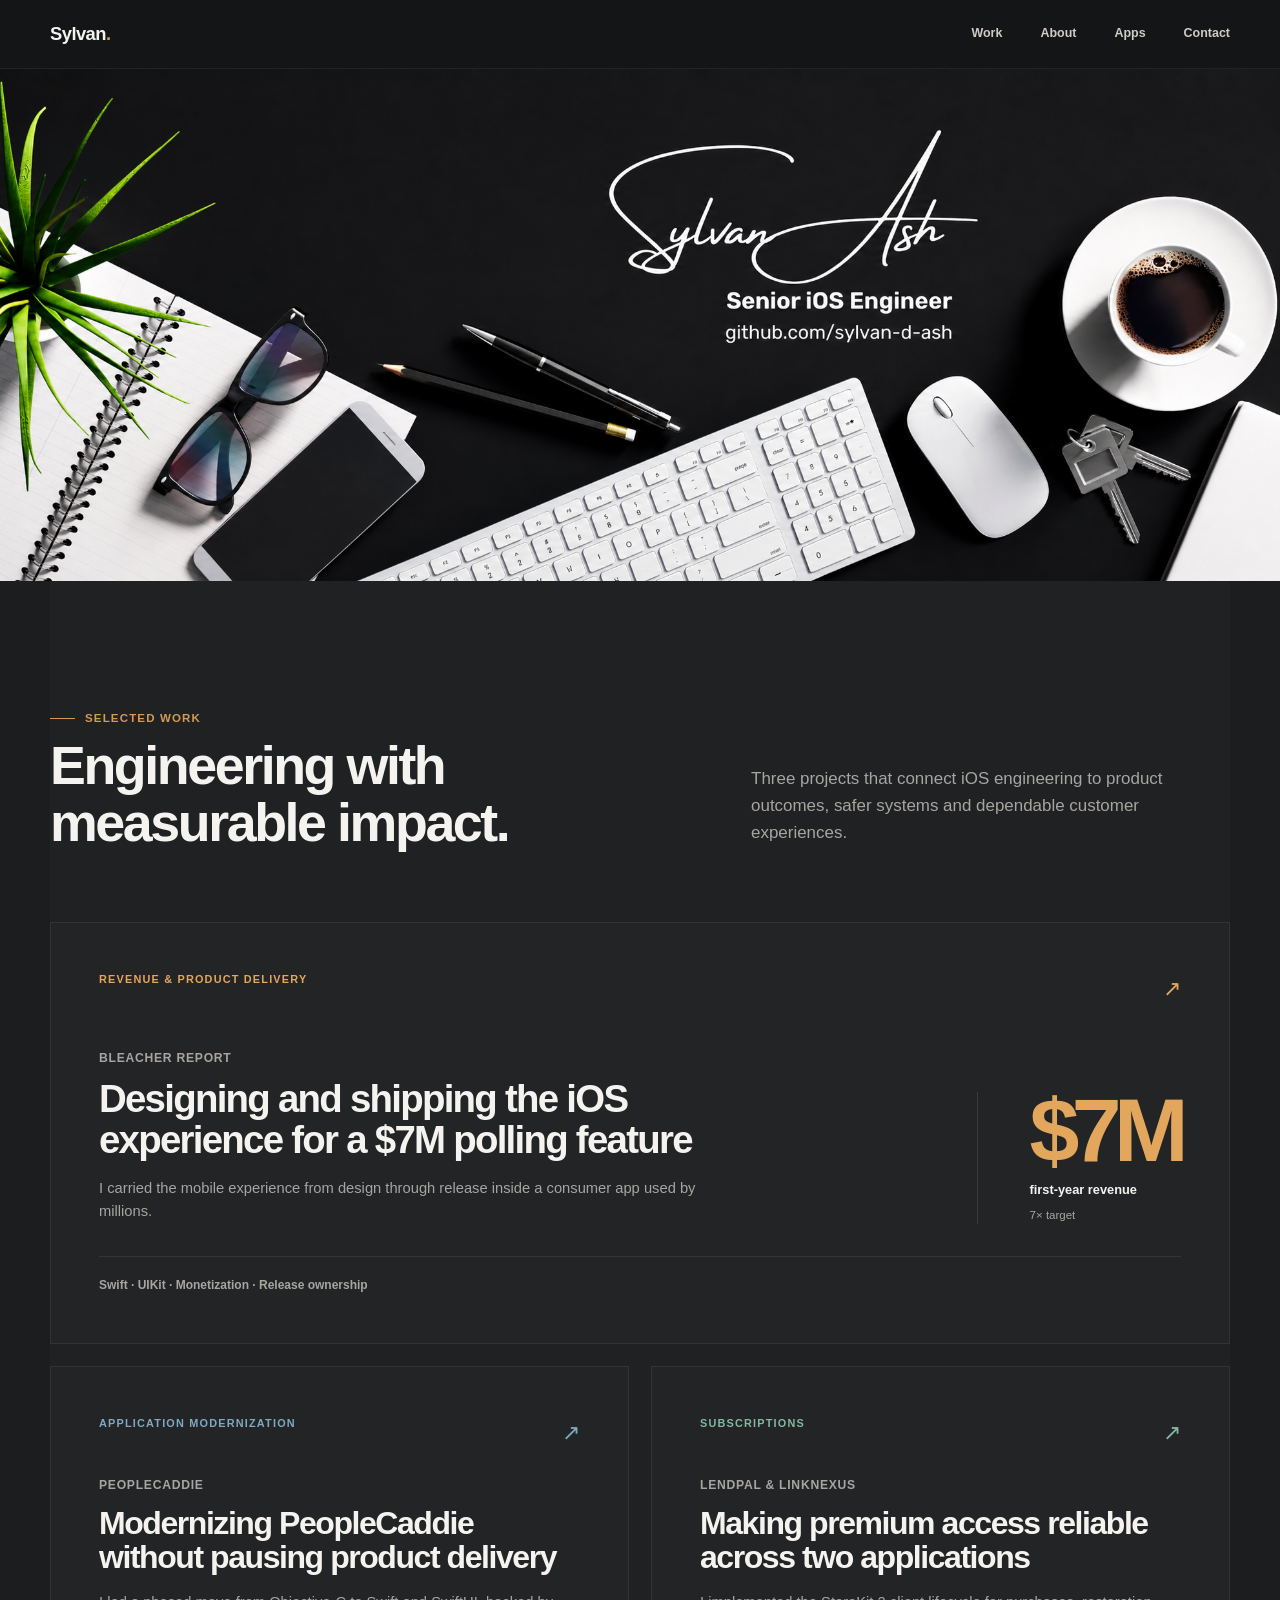
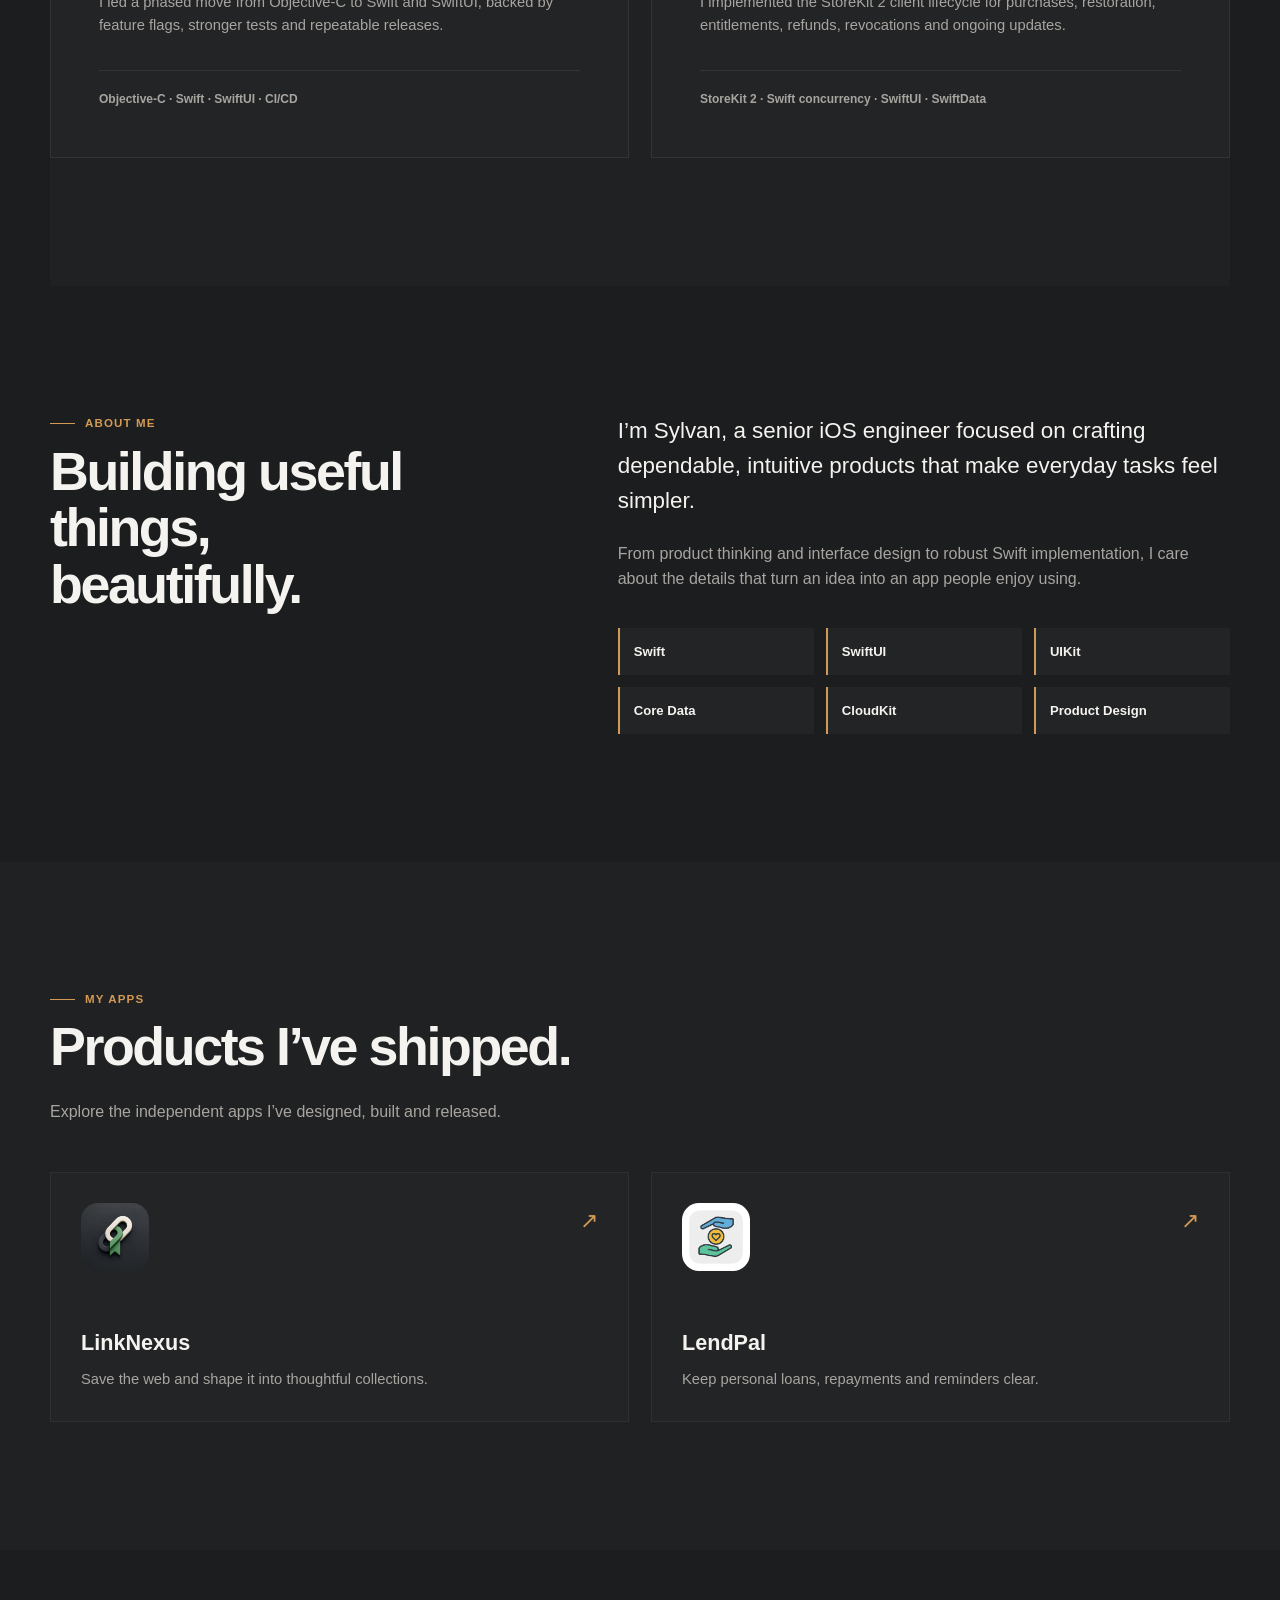
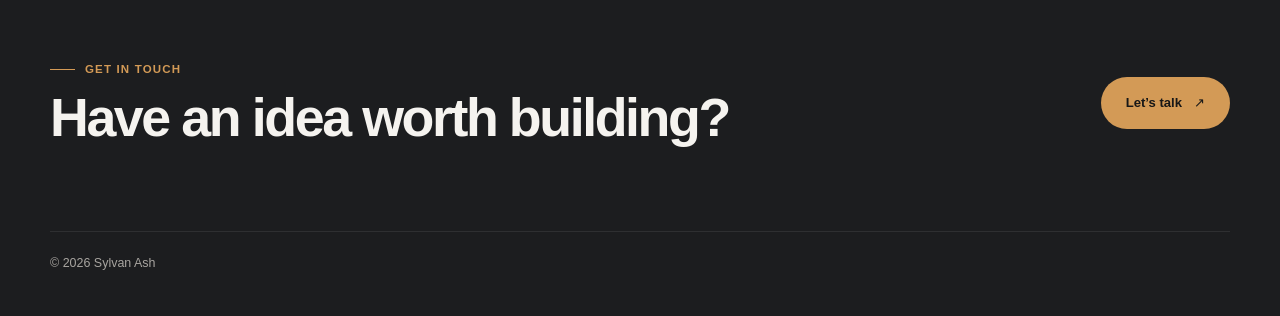
<file: index.html>
<!doctype html>
<html lang="en">
  <head>
    <meta charset="utf-8">
    <meta name="viewport" content="width=device-width, initial-scale=1">
    <meta name="description" content="Sylvan Ash is a senior iOS engineer building thoughtful apps for everyday life.">
    <meta property="og:title" content="Sylvan Ash — Senior iOS Engineer">
    <meta property="og:description" content="Selected iOS engineering work spanning product revenue, application modernization and StoreKit subscriptions.">
    <meta property="og:type" content="website">
    <meta property="og:url" content="https://sylvan-d-ash.github.io/">
    <title>Sylvan Ash — Senior iOS Engineer</title>
    <link rel="icon" href="favicon.svg" type="image/svg+xml">
    <link rel="apple-touch-icon" href="apple-touch-icon.png">
    <link rel="stylesheet" href="assets/styles.css">
  </head>
  <body class="portfolio-home">
    <header class="site-nav">
      <div class="nav-inner">
        <a class="wordmark" href="#home" aria-label="Sylvan Ash, home">Sylvan<span>.</span></a>
        <nav aria-label="Primary navigation">
          <a href="#work">Work</a>
          <a href="#about">About</a>
          <a href="#apps">Apps</a>
          <a href="#contact">Contact</a>
        </nav>
      </div>
    </header>

    <main>
      <section class="portfolio-hero" id="home" aria-labelledby="hero-title">
        <h1 class="visually-hidden" id="hero-title">Sylvan Ash, Senior iOS Engineer</h1>
        <img src="assets/sylvan-ash-hero-dark.png" alt="A dark desk with a notebook, plant, glasses, keyboard and coffee, introducing Sylvan Ash, Senior iOS Engineer.">
      </section>

      <section class="portfolio-section work-section" id="work" aria-labelledby="work-title">
        <div class="work-intro">
          <div class="section-heading">
            <p class="section-kicker">Selected work</p>
            <h2 id="work-title">Engineering with<br>measurable impact.</h2>
          </div>
          <p>Three projects that connect iOS engineering to product outcomes, safer systems and dependable customer experiences.</p>
        </div>

        <div class="case-study-grid">
          <article class="case-card case-card--lead case-card--revenue">
            <a href="case-studies/polling-feature/" aria-label="Read the case study about the polling feature that generated seven million dollars">
              <span class="case-card-topline">
                <span class="case-card-category">Revenue &amp; product delivery</span>
                <span class="case-card-arrow" aria-hidden="true">↗</span>
              </span>
              <span class="case-card-body">
                <span class="case-card-copy">
                  <span class="case-card-company">Bleacher Report</span>
                  <span class="case-card-title">Designing and shipping the iOS experience for a $7M polling feature</span>
                  <span class="case-card-description">I carried the mobile experience from design through release inside a consumer app used by millions.</span>
                </span>
                <span class="case-card-result" aria-label="Seven million dollars in first-year revenue, seven times the target">
                  <strong>$7M</strong>
                  <span>first-year revenue</span>
                  <small>7× target</small>
                </span>
              </span>
              <span class="case-card-skills">Swift · UIKit · Monetization · Release ownership</span>
            </a>
          </article>

          <article class="case-card case-card--migration">
            <a href="case-studies/peoplecaddie-migration/" aria-label="Read the PeopleCaddie application modernization case study">
              <span class="case-card-topline">
                <span class="case-card-category">Application modernization</span>
                <span class="case-card-arrow" aria-hidden="true">↗</span>
              </span>
              <span class="case-card-copy">
                <span class="case-card-company">PeopleCaddie</span>
                <span class="case-card-title">Modernizing PeopleCaddie without pausing product delivery</span>
                <span class="case-card-description">I led a phased move from Objective-C to Swift and SwiftUI, backed by feature flags, stronger tests and repeatable releases.</span>
              </span>
              <span class="case-card-skills">Objective-C · Swift · SwiftUI · CI/CD</span>
            </a>
          </article>

          <article class="case-card case-card--subscriptions">
            <a href="case-studies/storekit-subscriptions/" aria-label="Read the StoreKit 2 subscription implementation case study">
              <span class="case-card-topline">
                <span class="case-card-category">Subscriptions</span>
                <span class="case-card-arrow" aria-hidden="true">↗</span>
              </span>
              <span class="case-card-copy">
                <span class="case-card-company">LendPal &amp; LinkNexus</span>
                <span class="case-card-title">Making premium access reliable across two applications</span>
                <span class="case-card-description">I implemented the StoreKit 2 client lifecycle for purchases, restoration, entitlements, refunds, revocations and ongoing updates.</span>
              </span>
              <span class="case-card-skills">StoreKit 2 · Swift concurrency · SwiftUI · SwiftData</span>
            </a>
          </article>
        </div>
      </section>

      <section class="portfolio-section about-section" id="about">
        <div class="section-heading">
          <p class="section-kicker">About me</p>
          <h2>Building useful things,<br>beautifully.</h2>
        </div>
        <div class="about-copy">
          <p class="about-lead">I’m Sylvan, a senior iOS engineer focused on crafting dependable, intuitive products that make everyday tasks feel simpler.</p>
          <p>From product thinking and interface design to robust Swift implementation, I care about the details that turn an idea into an app people enjoy using.</p>
          <div class="skill-list" aria-label="Skills">
            <span>Swift</span>
            <span>SwiftUI</span>
            <span>UIKit</span>
            <span>Core Data</span>
            <span>CloudKit</span>
            <span>Product Design</span>
          </div>
        </div>
      </section>

      <section class="portfolio-section apps-section" id="apps">
        <div class="section-heading">
          <p class="section-kicker">My apps</p>
          <h2>Products I’ve shipped.</h2>
          <p>Explore the independent apps I’ve designed, built and released.</p>
        </div>

        <div class="portfolio-app-grid" aria-label="Apps by Sylvan Ash">
          <a class="portfolio-app-card" href="linknexus/" aria-label="View the LinkNexus landing page">
            <span class="portfolio-app-icon" aria-hidden="true">
              <img src="linknexus-icon.png" alt="">
            </span>
            <span class="portfolio-app-copy">
              <span class="portfolio-app-name">LinkNexus</span>
              <span class="portfolio-app-description">Save the web and shape it into thoughtful collections.</span>
            </span>
            <span class="portfolio-app-arrow" aria-hidden="true">↗</span>
          </a>

          <a class="portfolio-app-card" href="lendpal/" aria-label="View the LendPal landing page">
            <span class="portfolio-app-icon" aria-hidden="true">
              <img src="app-light.png" alt="">
            </span>
            <span class="portfolio-app-copy">
              <span class="portfolio-app-name">LendPal</span>
              <span class="portfolio-app-description">Keep personal loans, repayments and reminders clear.</span>
            </span>
            <span class="portfolio-app-arrow" aria-hidden="true">↗</span>
          </a>
        </div>
      </section>
    </main>

    <footer class="portfolio-footer" id="contact">
      <div>
        <p class="section-kicker">Get in touch</p>
        <h2>Have an idea worth building?</h2>
      </div>
      <a class="contact-button" href="mailto:sylvan.d.ash@gmail.com">Let’s talk <span aria-hidden="true">↗</span></a>
      <p class="copyright">© 2026 Sylvan Ash</p>
    </footer>
  </body>
</html>
</file>
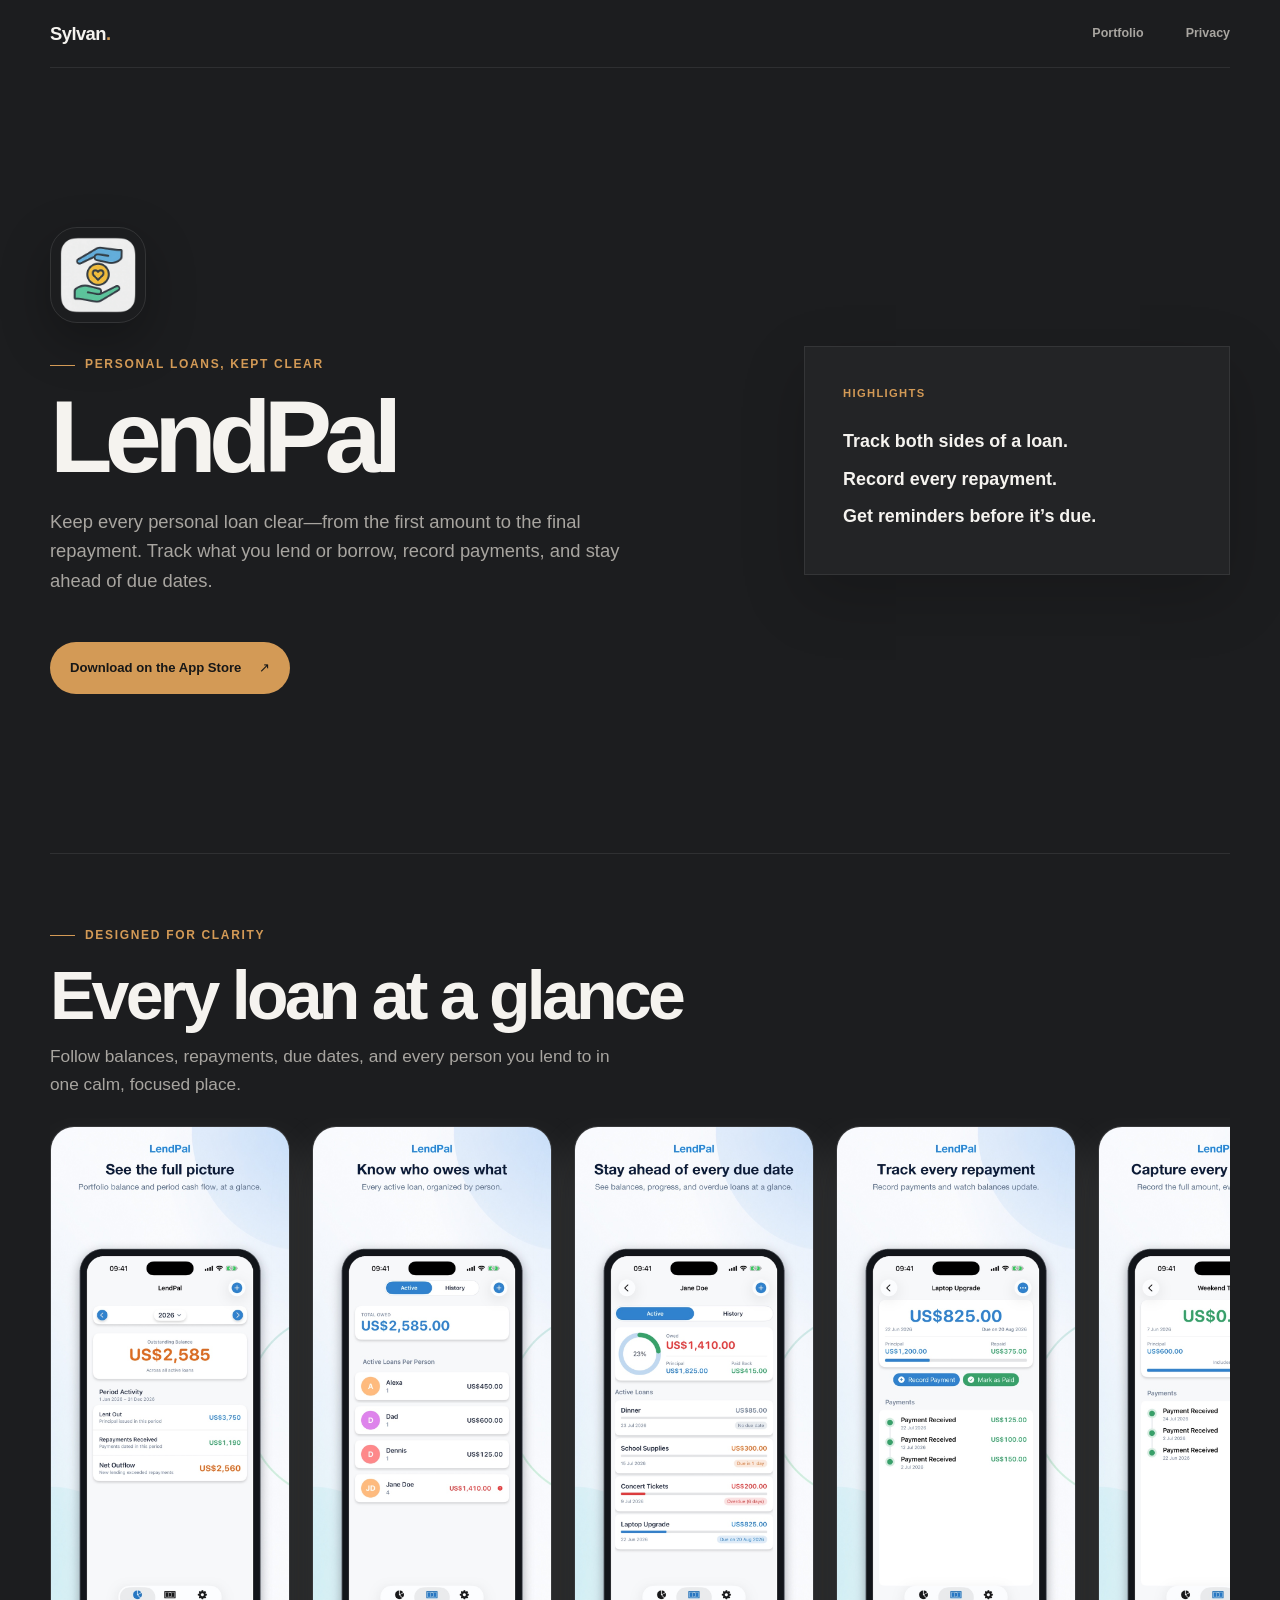
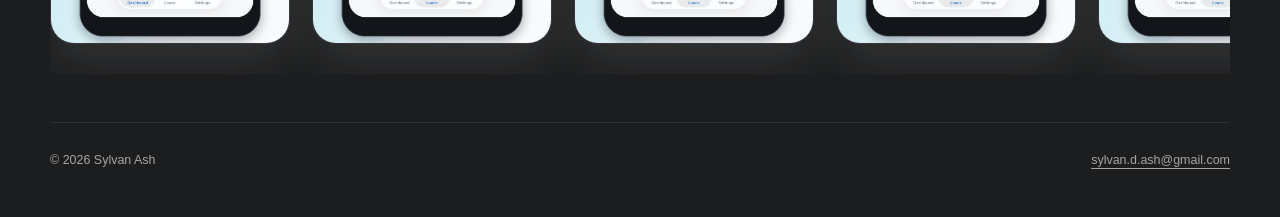
<file: lendpal/index.html>
<!doctype html>
<html lang="en">
  <head>
    <meta charset="utf-8">
    <meta name="viewport" content="width=device-width, initial-scale=1">
    <meta name="description" content="Track personal loans, repayments, and due dates clearly with LendPal.">
    <title>LendPal</title>
    <link rel="icon" href="../favicon.svg" type="image/svg+xml">
    <link rel="apple-touch-icon" href="../apple-touch-icon.png">
    <link rel="stylesheet" href="../assets/styles.css">
  </head>
  <body class="app-page lendpal">
    <main class="app-shell">
      <nav class="top-nav" aria-label="Page navigation">
        <a class="page-wordmark" href="../">Sylvan<span>.</span></a>
        <div class="page-nav-links">
          <a class="back-link" href="../">Portfolio</a>
          <a class="privacy-link" href="privacy.html">Privacy</a>
        </div>
      </nav>

      <section class="app-hero">
        <div class="app-copy">
          <div class="app-badge"><img src="../app-light.png" alt="LendPal icon"></div>
          <p class="eyebrow">Personal loans, kept clear</p>
          <h1>LendPal</h1>
          <p class="app-description">Keep every personal loan clear—from the first amount to the final repayment. Track what you lend or borrow, record payments, and stay ahead of due dates.</p>
          <a class="store-button" href="https://apps.apple.com/app/apple-store/id6753029457?pt=128084228&amp;ct=Portfolio&amp;mt=8" target="_blank" rel="noopener" aria-label="Download LendPal on the App Store">
            <span>Download on the App Store</span>
            <span aria-hidden="true">&#8599;</span>
          </a>
        </div>
        <aside class="feature-note">
          <p>Track both sides of a loan.<br>Record every repayment.<br>Get reminders before it’s due.</p>
        </aside>
      </section>

      <section class="screenshot-showcase" aria-labelledby="lendpal-screenshots-title">
        <div class="showcase-heading">
          <p class="eyebrow">Designed for clarity</p>
          <h2 id="lendpal-screenshots-title">Every loan at a glance</h2>
          <p>Follow balances, repayments, due dates, and every person you lend to in one calm, focused place.</p>
        </div>

        <div class="screenshot-track" aria-label="LendPal app screenshots">
          <figure class="screenshot-card">
            <img src="../assets/screenshots/lendpal/01-dashboard-overview.jpg" alt="LendPal dashboard showing total lent, repaid, and outstanding balances" width="801" height="1734">
          </figure>
          <figure class="screenshot-card">
            <img src="../assets/screenshots/lendpal/02-loans-by-person.jpg" alt="LendPal active loans organized by person" width="801" height="1734" loading="lazy">
          </figure>
          <figure class="screenshot-card">
            <img src="../assets/screenshots/lendpal/03-due-date-tracking.jpg" alt="LendPal loan list showing payment progress and due dates" width="801" height="1734" loading="lazy">
          </figure>
          <figure class="screenshot-card">
            <img src="../assets/screenshots/lendpal/04-payment-history.jpg" alt="LendPal repayment history for an active loan" width="801" height="1734" loading="lazy">
          </figure>
          <figure class="screenshot-card">
            <img src="../assets/screenshots/lendpal/05-flexible-loan-status.jpg" alt="LendPal forgiven loan details" width="801" height="1734" loading="lazy">
          </figure>
        </div>
      </section>

      <footer class="page-footer">
        <span>&copy; 2026 Sylvan Ash</span>
        <a href="mailto:sylvan.d.ash@gmail.com">sylvan.d.ash@gmail.com</a>
      </footer>
    </main>
  </body>
</html>
</file>
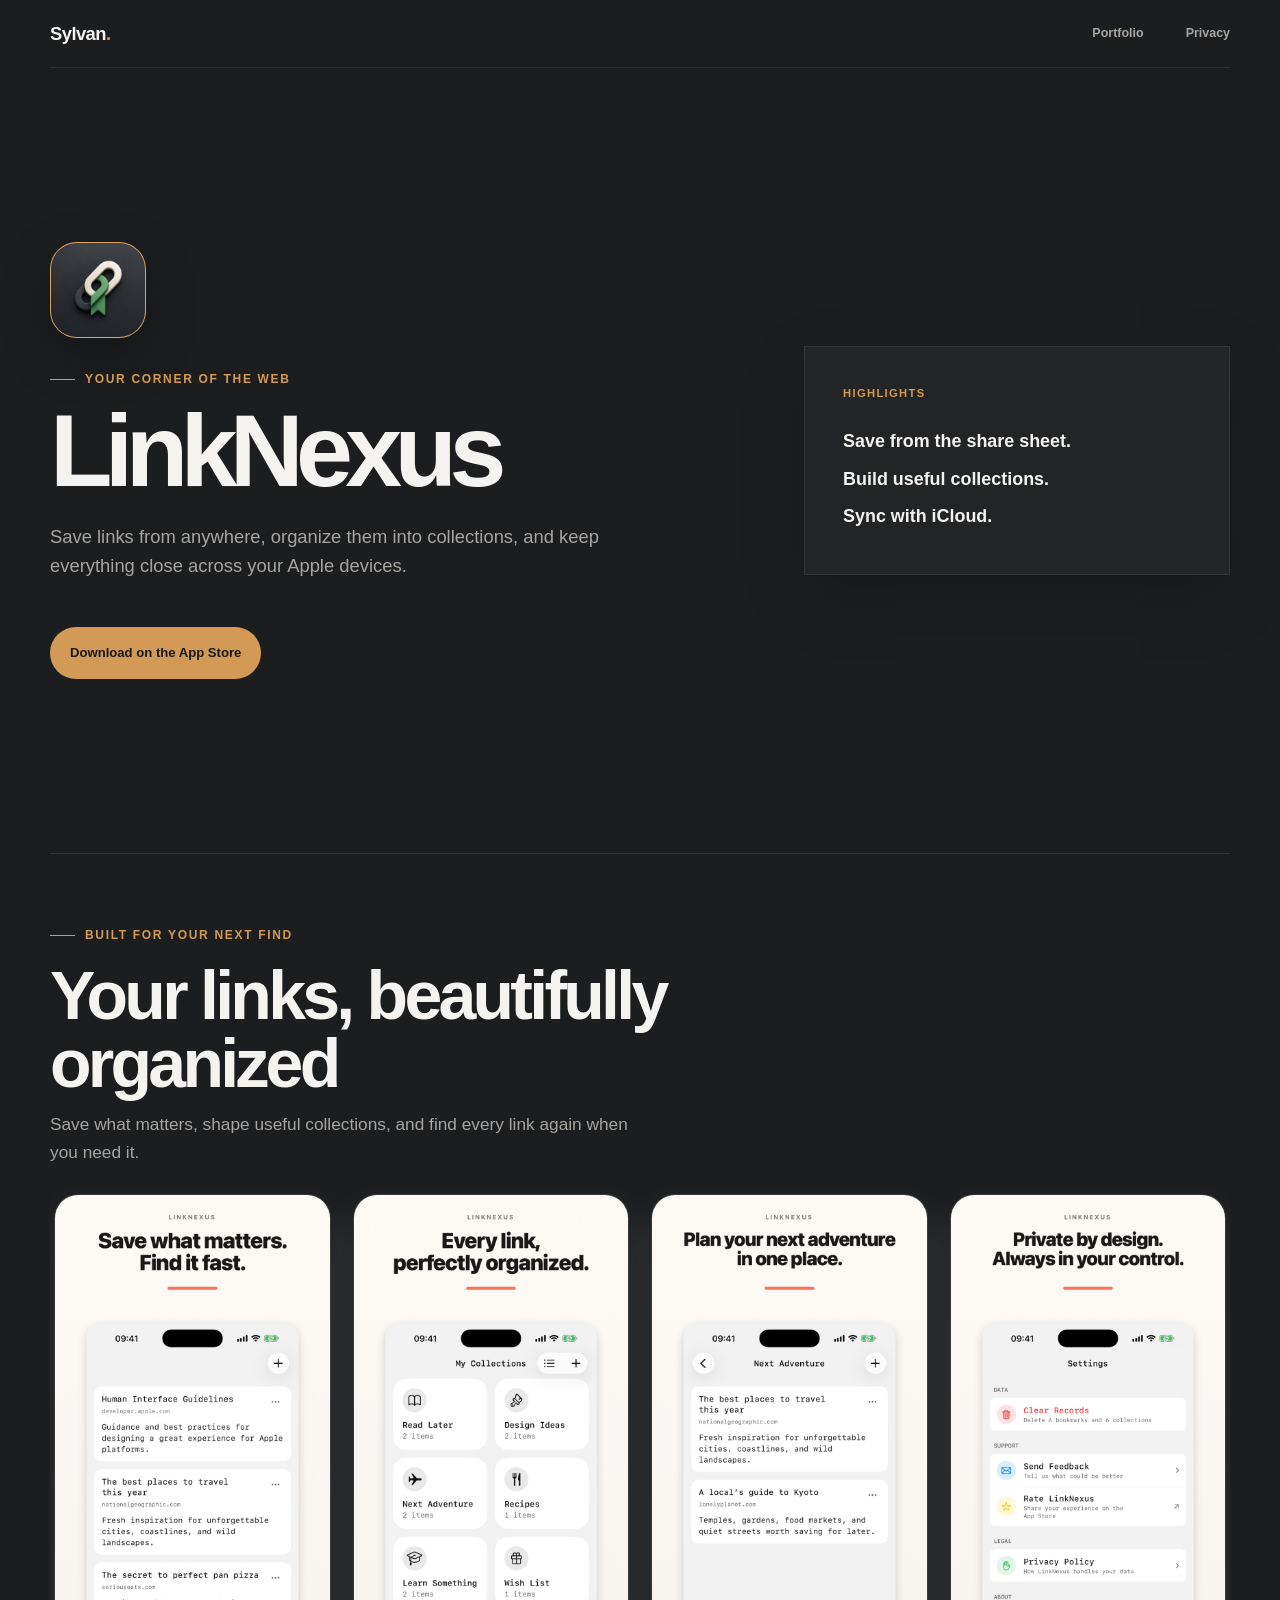
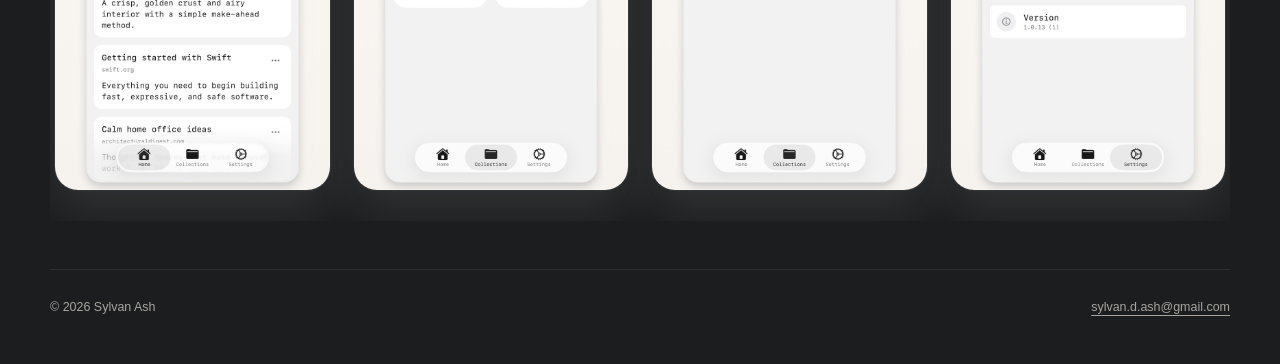
<file: linknexus/index.html>
<!doctype html>
<html lang="en">
  <head>
    <meta charset="utf-8">
    <meta name="viewport" content="width=device-width, initial-scale=1">
    <meta name="description" content="Save links from anywhere, organize them into collections, and keep them in sync with LinkNexus.">
    <title>LinkNexus</title>
    <link rel="icon" href="../favicon.svg" type="image/svg+xml">
    <link rel="apple-touch-icon" href="../apple-touch-icon.png">
    <link rel="stylesheet" href="../assets/styles.css">
  </head>
  <body class="app-page linknexus">
    <main class="app-shell">
      <nav class="top-nav" aria-label="Page navigation">
        <a class="page-wordmark" href="../">Sylvan<span>.</span></a>
        <div class="page-nav-links">
          <a class="back-link" href="../">Portfolio</a>
          <a class="privacy-link" href="privacy.html">Privacy</a>
        </div>
      </nav>

      <section class="app-hero">
        <div class="app-copy">
          <div class="app-badge"><img src="../linknexus-icon.png" alt="LinkNexus icon"></div>
          <p class="eyebrow">Your corner of the web</p>
          <h1>LinkNexus</h1>
          <p class="app-description">Save links from anywhere, organize them into collections, and keep everything close across your Apple devices.</p>
          <a class="store-button" href="https://apps.apple.com/app/apple-store/id6794243107?pt=128084228&amp;ct=Portfolio&amp;mt=8" target="_blank" rel="noopener" aria-label="Download LinkNexus on the App Store">
            <span>Download on the App Store</span>
          </a>
        </div>
        <aside class="feature-note">
          <p>Save from the share sheet.<br>Build useful collections.<br>Sync with iCloud.</p>
        </aside>
      </section>

      <section class="screenshot-showcase" aria-labelledby="linknexus-screenshots-title">
        <div class="showcase-heading">
          <p class="eyebrow">Built for your next find</p>
          <h2 id="linknexus-screenshots-title">Your links, beautifully organized</h2>
          <p>Save what matters, shape useful collections, and find every link again when you need it.</p>
        </div>

        <div class="screenshot-track" aria-label="LinkNexus app screenshots">
          <figure class="screenshot-card">
            <img src="../assets/screenshots/linknexus/01-Save-and-find.jpg" alt="LinkNexus home screen for saving and finding links" width="801" height="1734">
          </figure>
          <figure class="screenshot-card">
            <img src="../assets/screenshots/linknexus/02-Stay-organized.jpg" alt="LinkNexus collections for organizing saved links" width="801" height="1734" loading="lazy">
          </figure>
          <figure class="screenshot-card">
            <img src="../assets/screenshots/linknexus/03-Plan-adventures.jpg" alt="LinkNexus travel collection for planning adventures" width="801" height="1734" loading="lazy">
          </figure>
          <figure class="screenshot-card">
            <img src="../assets/screenshots/linknexus/04-Privacy-and-control.jpg" alt="LinkNexus privacy and data controls" width="801" height="1734" loading="lazy">
          </figure>
        </div>
      </section>

      <footer class="page-footer">
        <span>&copy; 2026 Sylvan Ash</span>
        <a href="mailto:sylvan.d.ash@gmail.com">sylvan.d.ash@gmail.com</a>
      </footer>
    </main>
  </body>
</html>
</file>
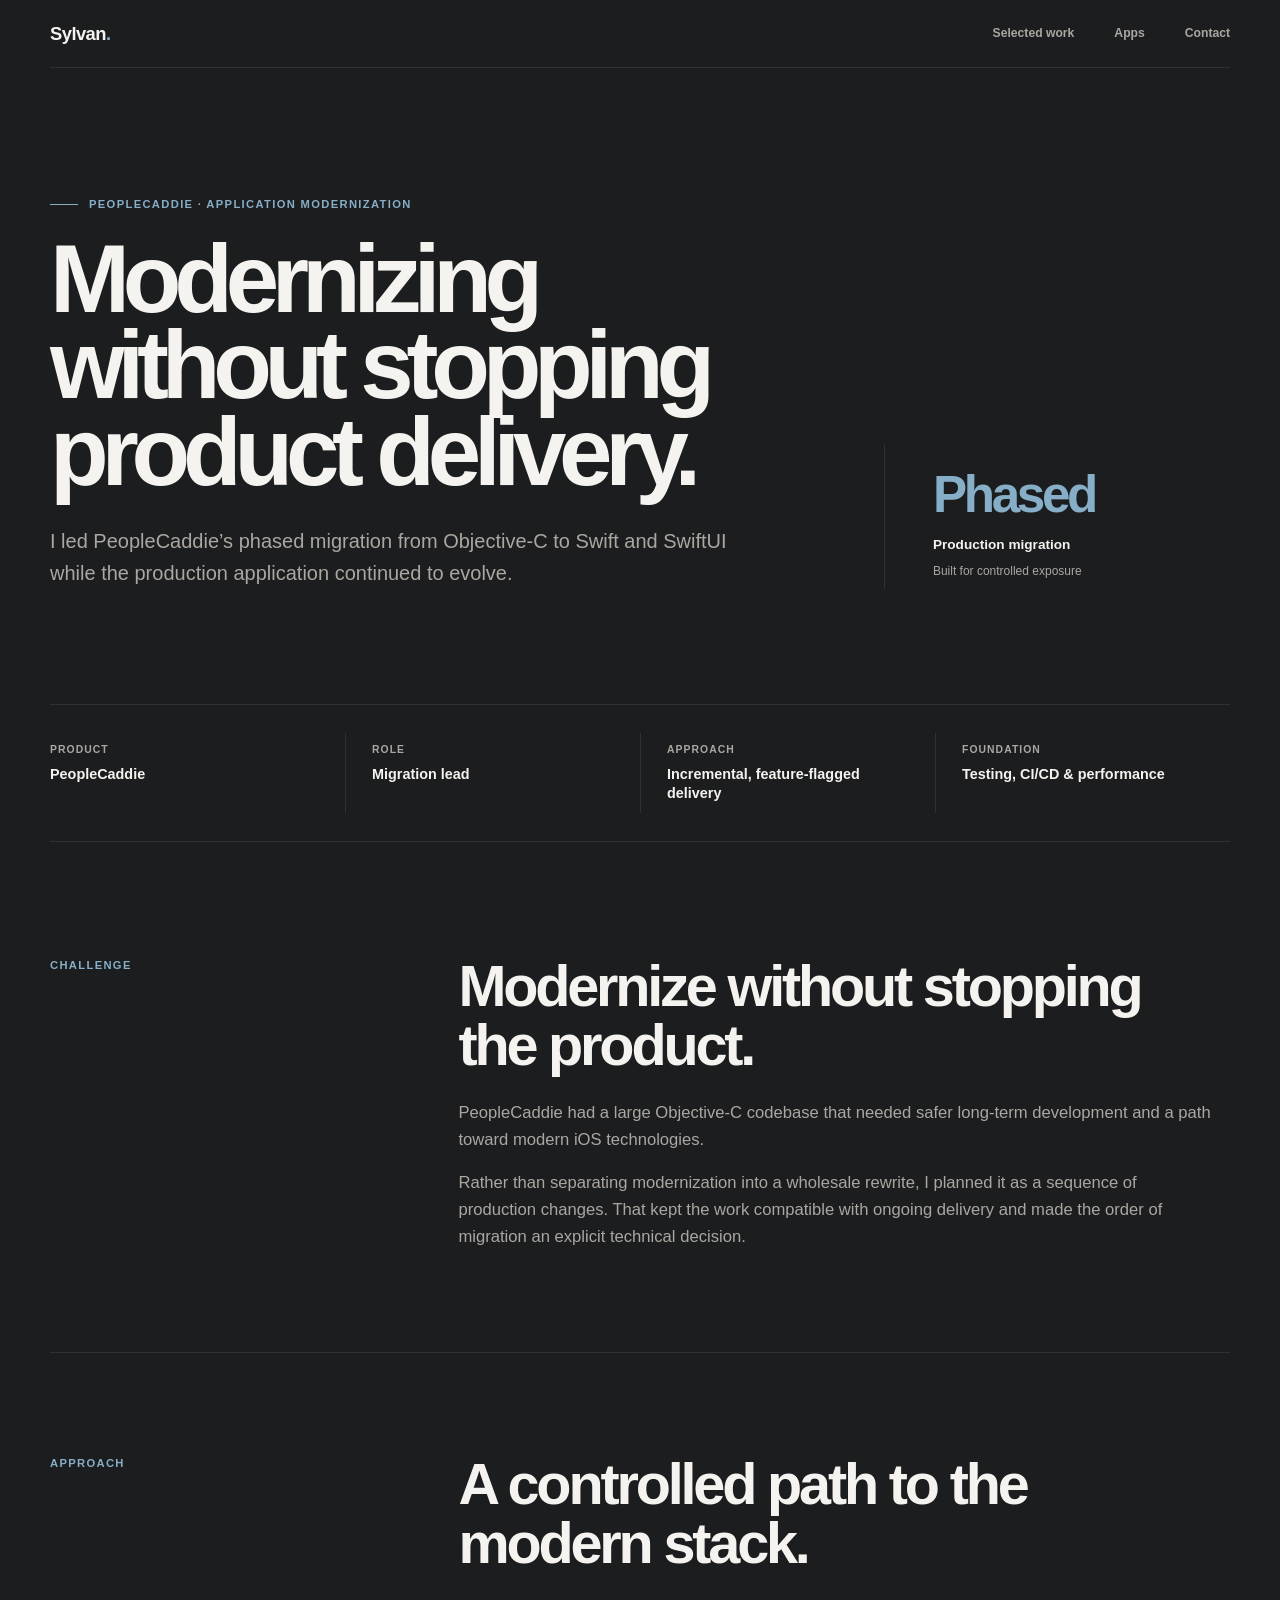
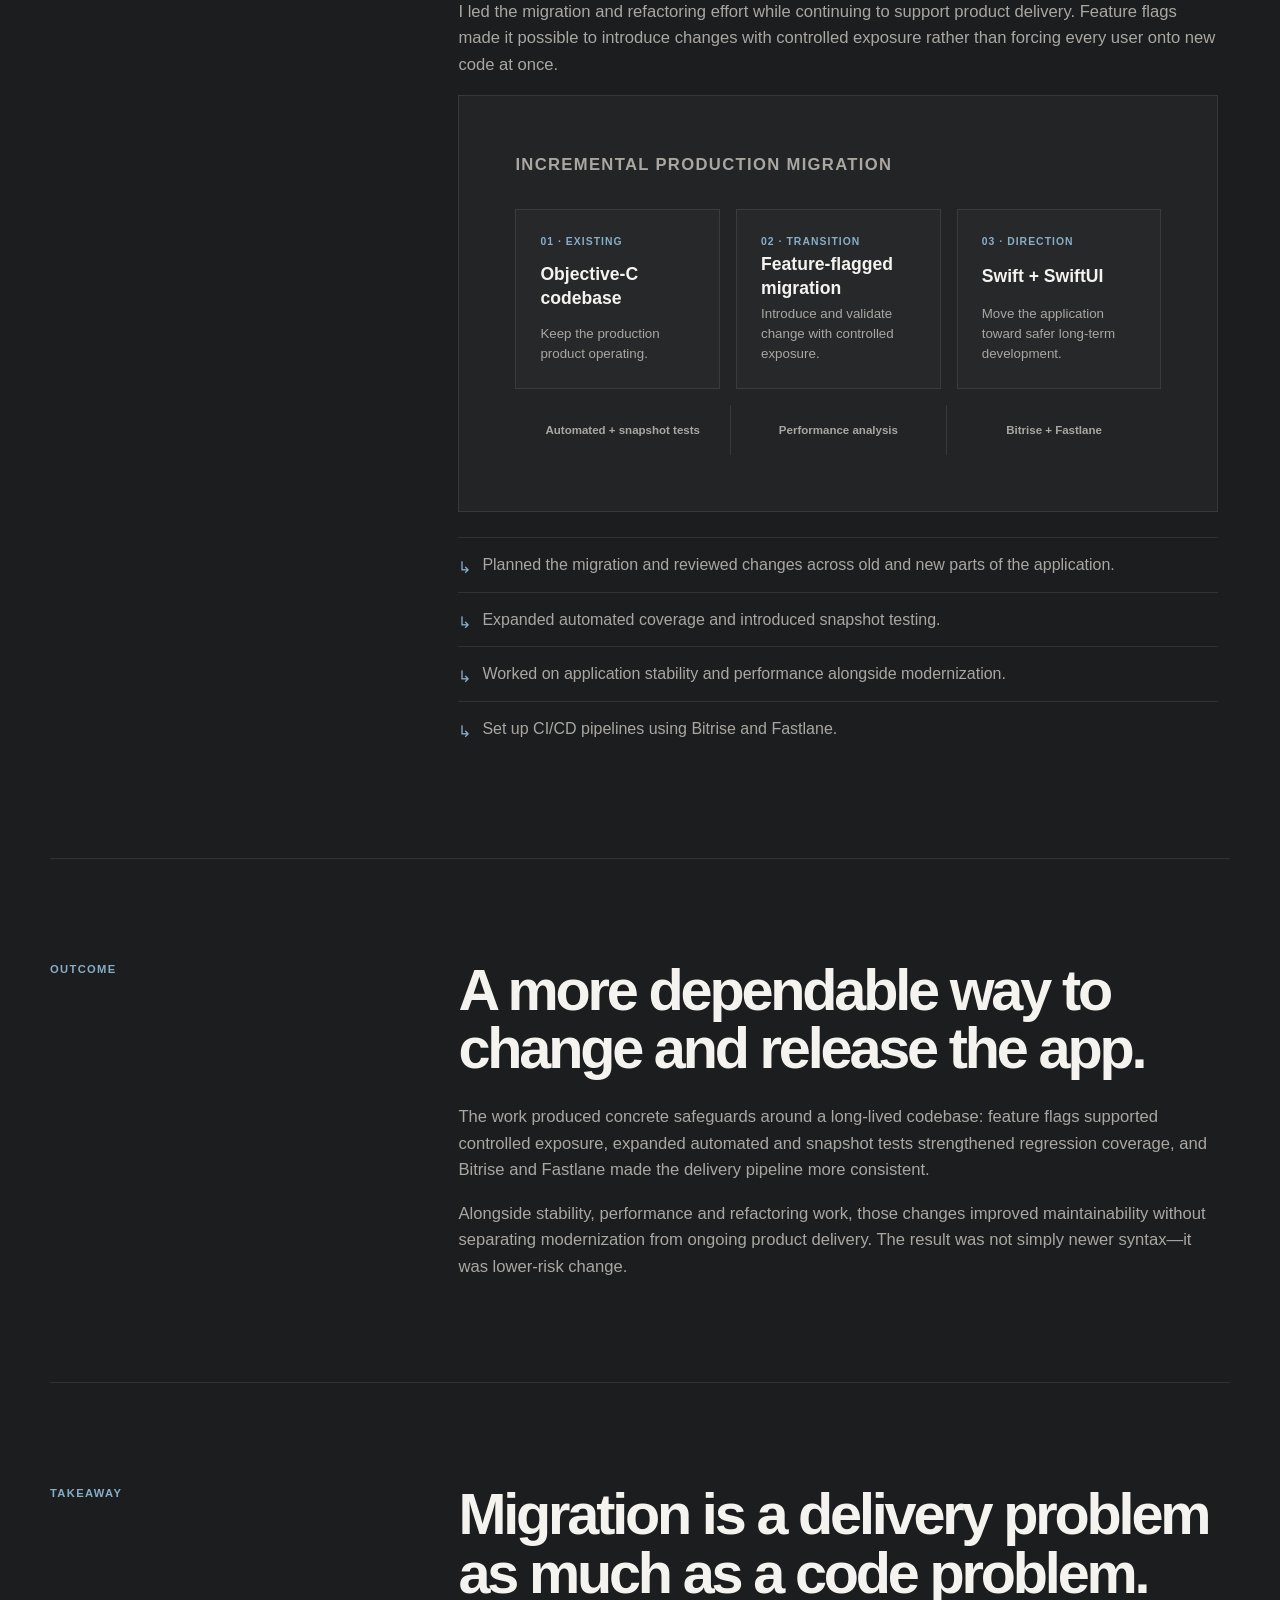
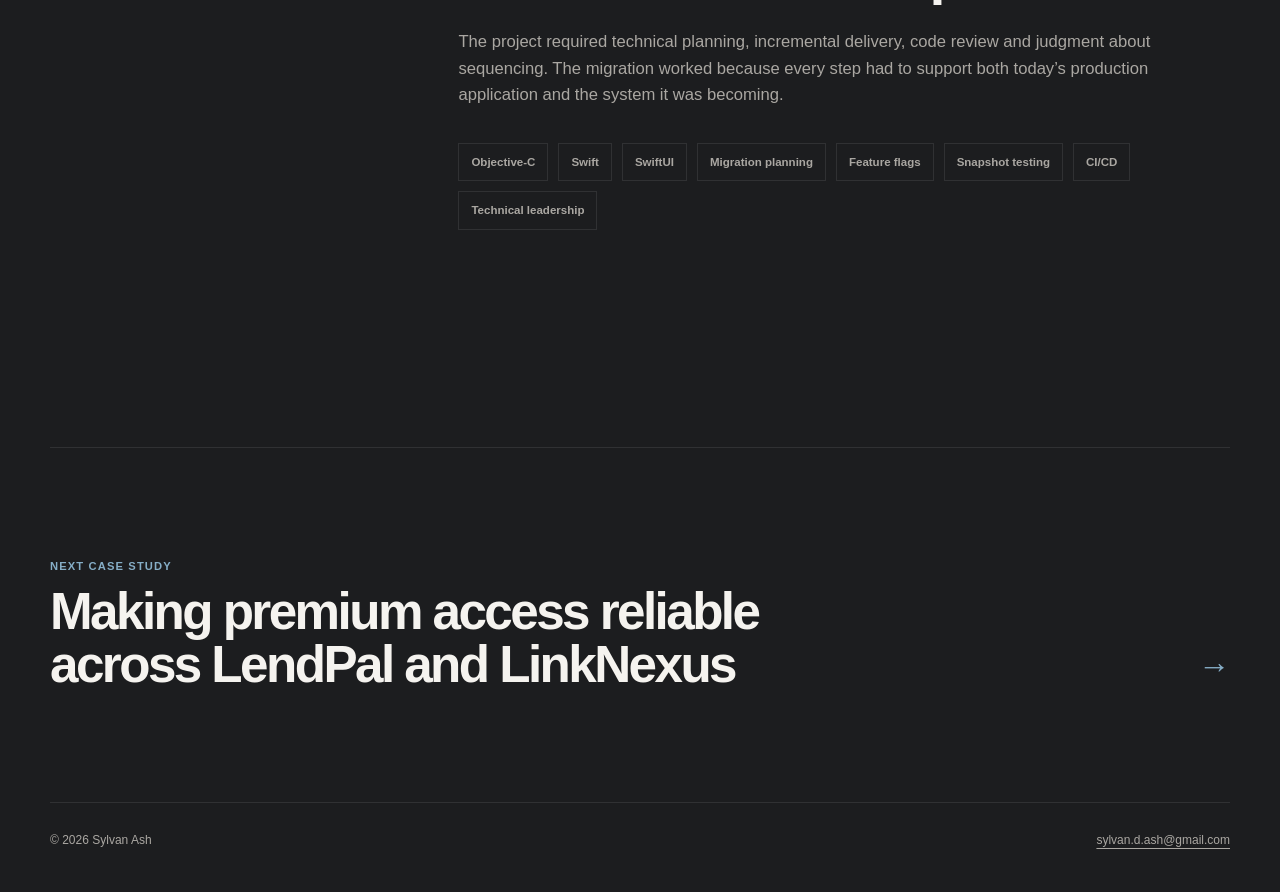
<file: case-studies/peoplecaddie-migration/index.html>
<!doctype html>
<html lang="en">
  <head>
    <meta charset="utf-8">
    <meta name="viewport" content="width=device-width, initial-scale=1">
    <meta name="description" content="How Sylvan Ash led PeopleCaddie's phased migration from Objective-C to Swift and SwiftUI while continuing product delivery and strengthening release safety.">
    <meta property="og:title" content="Modernizing PeopleCaddie while continuing delivery — Sylvan Ash">
    <meta property="og:description" content="A production iOS migration built around feature flags, automated testing, performance work and repeatable releases.">
    <meta property="og:type" content="article">
    <meta property="og:url" content="https://sylvan-d-ash.github.io/case-studies/peoplecaddie-migration/">
    <link rel="canonical" href="https://sylvan-d-ash.github.io/case-studies/peoplecaddie-migration/">
    <title>Modernizing PeopleCaddie while continuing delivery — Sylvan Ash</title>
    <link rel="icon" href="../../favicon.svg" type="image/svg+xml">
    <link rel="apple-touch-icon" href="../../apple-touch-icon.png">
    <link rel="stylesheet" href="../../assets/styles.css">
  </head>
  <body class="case-study-page case-migration">
    <header class="case-shell">
      <nav class="case-nav" aria-label="Case study navigation">
        <a class="wordmark" href="../../" aria-label="Sylvan Ash, home">Sylvan<span>.</span></a>
        <div class="case-nav-links">
          <a href="../../#work">Selected work</a>
          <a href="../../#apps">Apps</a>
          <a href="mailto:sylvan.d.ash@gmail.com">Contact</a>
        </div>
      </nav>
    </header>

    <main>
      <section class="case-hero case-shell">
        <p class="case-eyebrow">PeopleCaddie · Application modernization</p>
        <div class="case-hero-grid">
          <div>
            <h1>Modernizing without stopping product delivery.</h1>
            <p class="case-hero-summary">I led PeopleCaddie’s phased migration from Objective-C to Swift and SwiftUI while the production application continued to evolve.</p>
          </div>
          <aside class="hero-outcome" aria-label="Project outcome">
            <strong>Phased</strong>
            <span>Production migration</span>
            <small>Built for controlled exposure</small>
          </aside>
        </div>
      </section>

      <section class="case-facts case-shell" aria-label="Project facts">
        <div class="case-fact"><span>Product</span><strong>PeopleCaddie</strong></div>
        <div class="case-fact"><span>Role</span><strong>Migration lead</strong></div>
        <div class="case-fact"><span>Approach</span><strong>Incremental, feature-flagged delivery</strong></div>
        <div class="case-fact"><span>Foundation</span><strong>Testing, CI/CD &amp; performance</strong></div>
      </section>

      <div class="case-content case-shell">
        <section class="case-section">
          <div class="case-section-label">Challenge</div>
          <div class="case-prose">
            <h2>Modernize without stopping the product.</h2>
            <p>PeopleCaddie had a large Objective-C codebase that needed safer long-term development and a path toward modern iOS technologies.</p>
            <p>Rather than separating modernization into a wholesale rewrite, I planned it as a sequence of production changes. That kept the work compatible with ongoing delivery and made the order of migration an explicit technical decision.</p>
          </div>
        </section>

        <section class="case-section">
          <div class="case-section-label">Approach</div>
          <div class="case-prose">
            <h2>A controlled path to the modern stack.</h2>
            <p>I led the migration and refactoring effort while continuing to support product delivery. Feature flags made it possible to introduce changes with controlled exposure rather than forcing every user onto new code at once.</p>
            <div class="case-visual" role="img" aria-label="An incremental migration from Objective-C through a feature-flagged transition to Swift and SwiftUI">
              <p class="visual-caption">Incremental production migration</p>
              <div class="process-flow">
                <div class="process-step"><span>01 · Existing</span><strong>Objective-C codebase</strong><small>Keep the production product operating.</small></div>
                <div class="process-step"><span>02 · Transition</span><strong>Feature-flagged migration</strong><small>Introduce and validate change with controlled exposure.</small></div>
                <div class="process-step"><span>03 · Direction</span><strong>Swift + SwiftUI</strong><small>Move the application toward safer long-term development.</small></div>
              </div>
              <div class="quality-lanes" aria-label="Supporting engineering practices">
                <span>Automated + snapshot tests</span><span>Performance analysis</span><span>Bitrise + Fastlane</span>
              </div>
            </div>
            <ul>
              <li>Planned the migration and reviewed changes across old and new parts of the application.</li>
              <li>Expanded automated coverage and introduced snapshot testing.</li>
              <li>Worked on application stability and performance alongside modernization.</li>
              <li>Set up CI/CD pipelines using Bitrise and Fastlane.</li>
            </ul>
          </div>
        </section>

        <section class="case-section">
          <div class="case-section-label">Outcome</div>
          <div class="case-prose">
            <h2>A more dependable way to change and release the app.</h2>
            <p>The work produced concrete safeguards around a long-lived codebase: feature flags supported controlled exposure, expanded automated and snapshot tests strengthened regression coverage, and Bitrise and Fastlane made the delivery pipeline more consistent.</p>
            <p>Alongside stability, performance and refactoring work, those changes improved maintainability without separating modernization from ongoing product delivery. The result was not simply newer syntax—it was lower-risk change.</p>
          </div>
        </section>

        <section class="case-section">
          <div class="case-section-label">Takeaway</div>
          <div class="case-prose">
            <h2>Migration is a delivery problem as much as a code problem.</h2>
            <p>The project required technical planning, incremental delivery, code review and judgment about sequencing. The migration worked because every step had to support both today’s production application and the system it was becoming.</p>
            <div class="case-tags" aria-label="Relevant skills">
              <span>Objective-C</span><span>Swift</span><span>SwiftUI</span><span>Migration planning</span><span>Feature flags</span><span>Snapshot testing</span><span>CI/CD</span><span>Technical leadership</span>
            </div>
          </div>
        </section>
      </div>

      <section class="next-case case-shell">
        <a href="../storekit-subscriptions/">
          <div><span>Next case study</span><strong>Making premium access reliable across LendPal and LinkNexus</strong></div>
          <b aria-hidden="true">→</b>
        </a>
      </section>
    </main>

    <footer class="case-footer case-shell">
      <span>&copy; 2026 Sylvan Ash</span>
      <a href="mailto:sylvan.d.ash@gmail.com">sylvan.d.ash@gmail.com</a>
    </footer>
  </body>
</html>
</file>
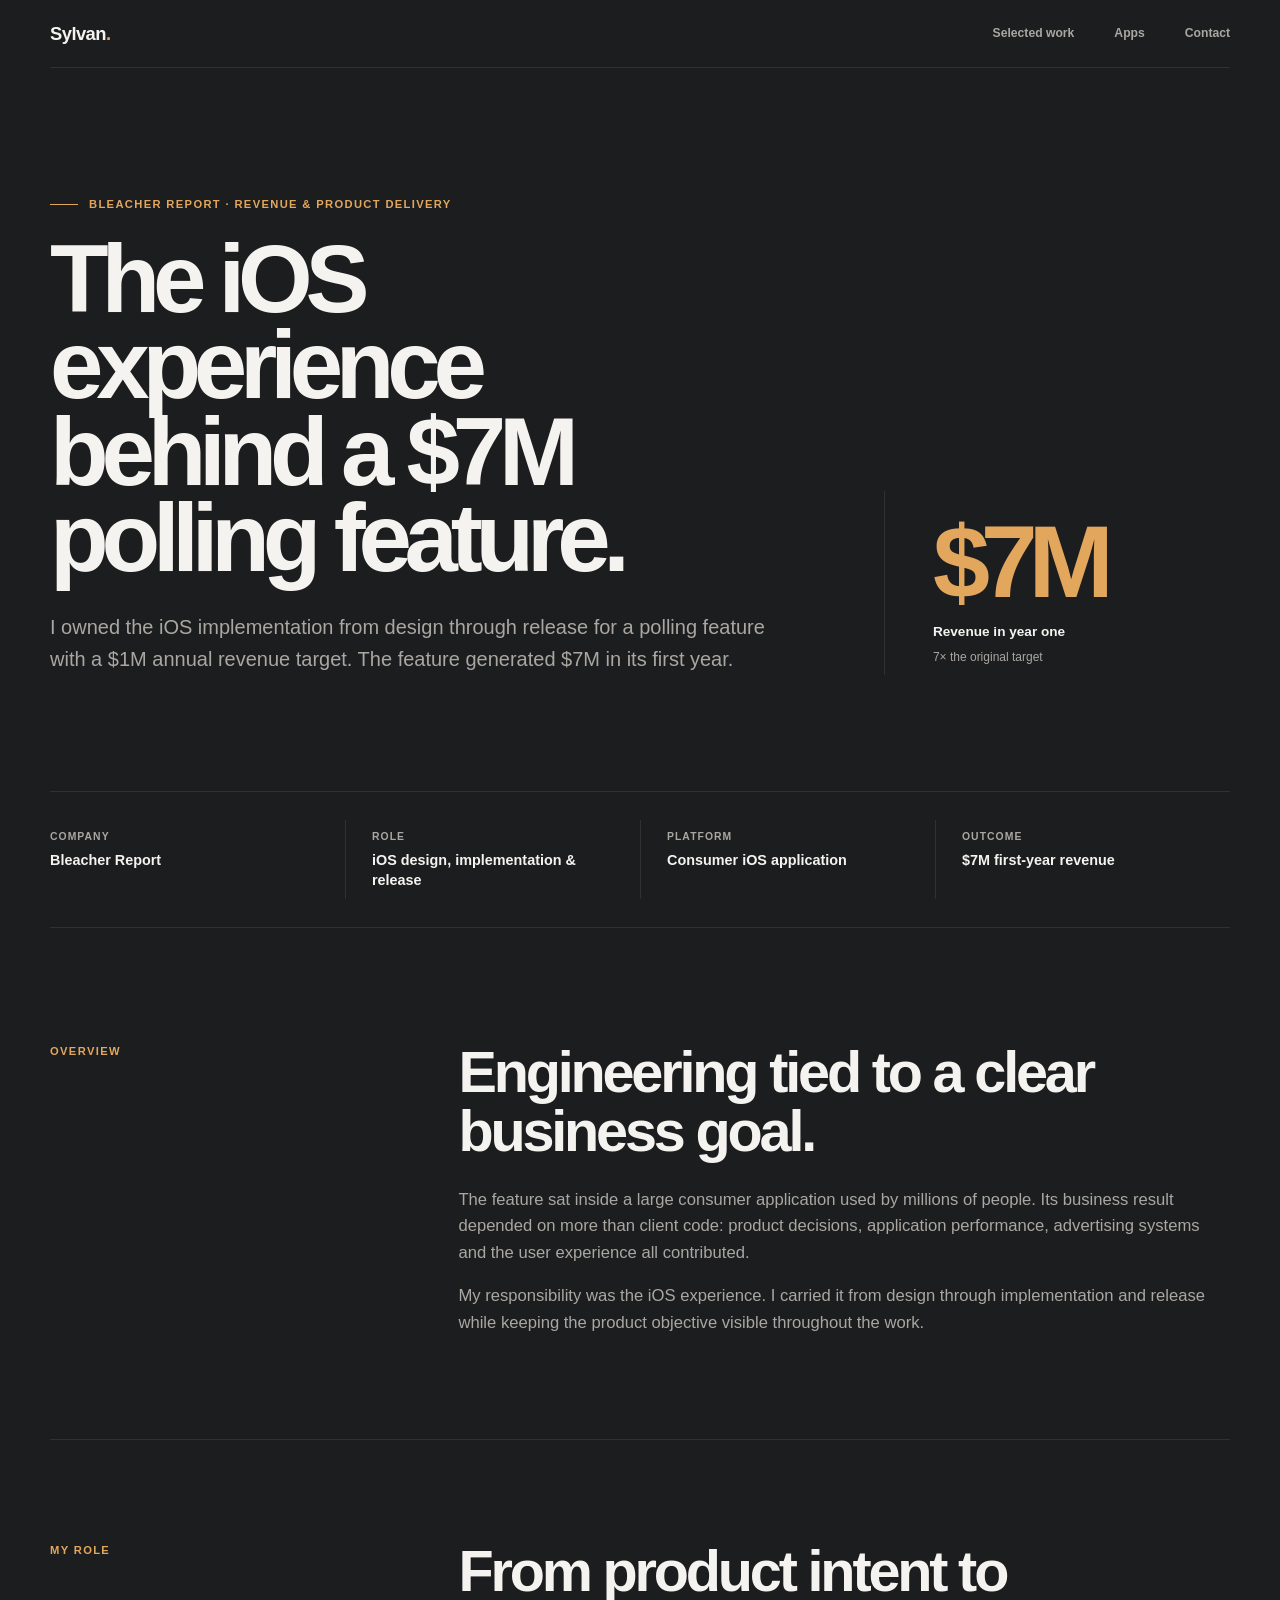
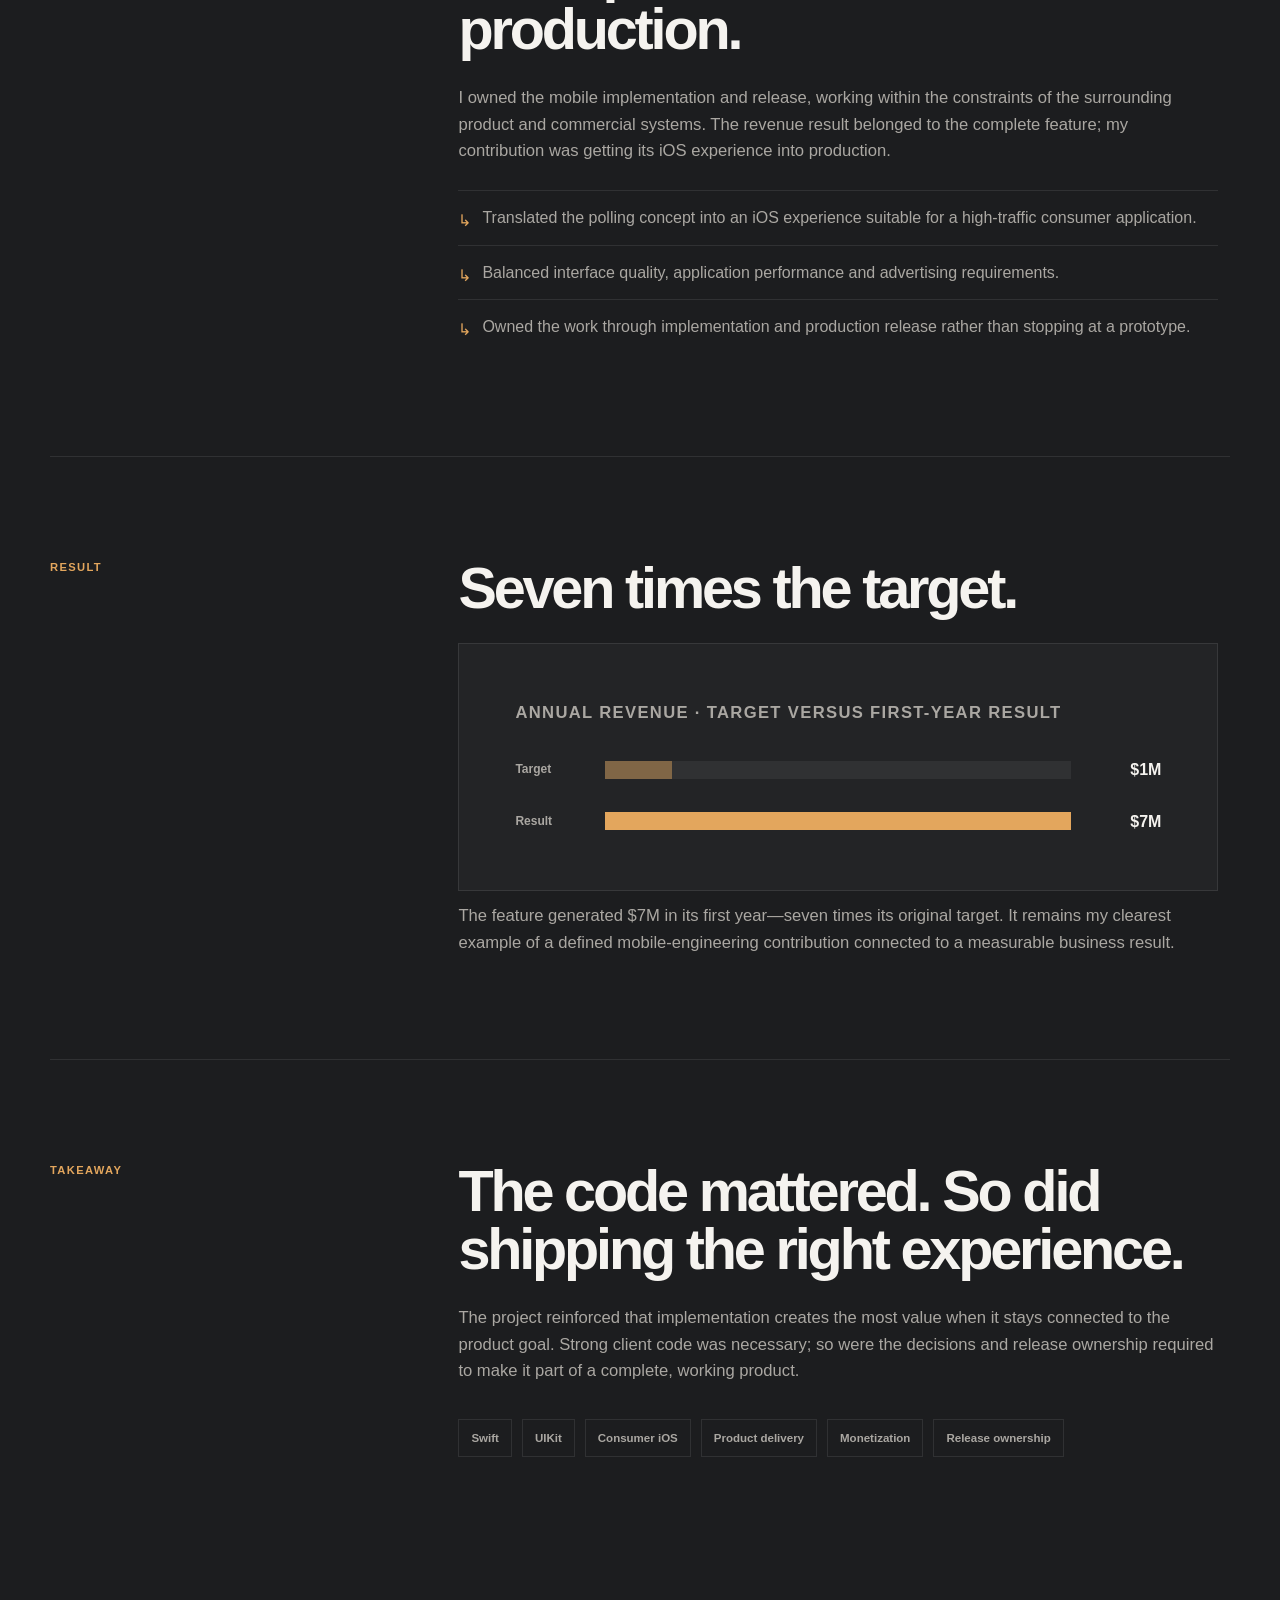
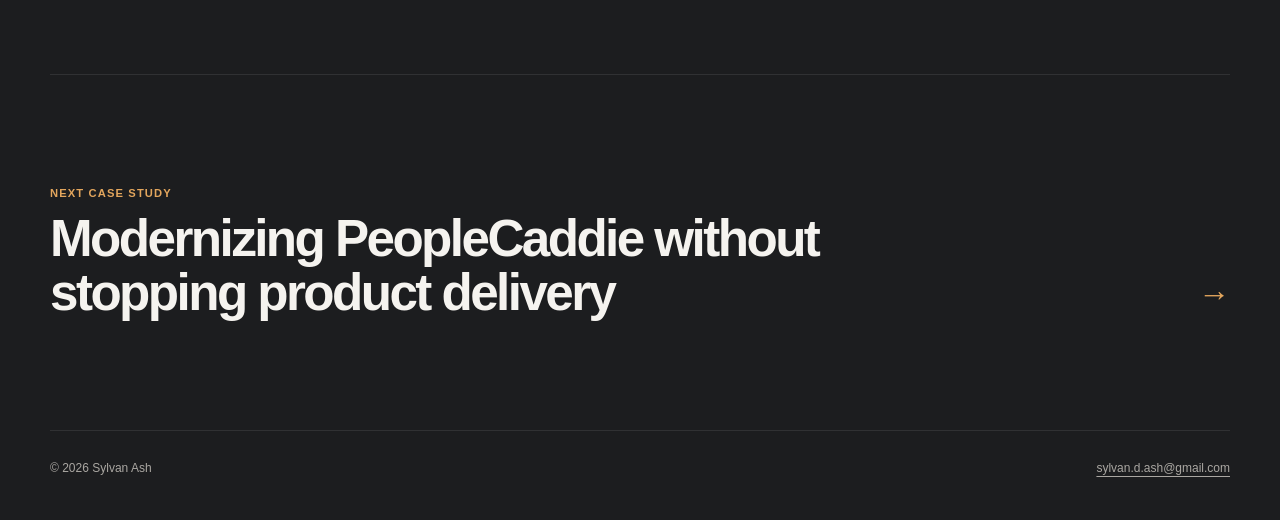
<file: case-studies/polling-feature/index.html>
<!doctype html>
<html lang="en">
  <head>
    <meta charset="utf-8">
    <meta name="viewport" content="width=device-width, initial-scale=1">
    <meta name="description" content="How Sylvan Ash owned the iOS experience for a Bleacher Report polling feature that generated $7M in its first year against a $1M target.">
    <meta property="og:title" content="The iOS experience behind a $7M polling feature — Sylvan Ash">
    <meta property="og:description" content="An iOS product-delivery case study connecting clearly defined engineering ownership to a measurable business result.">
    <meta property="og:type" content="article">
    <meta property="og:url" content="https://sylvan-d-ash.github.io/case-studies/polling-feature/">
    <link rel="canonical" href="https://sylvan-d-ash.github.io/case-studies/polling-feature/">
    <title>The iOS experience behind a $7M polling feature — Sylvan Ash</title>
    <link rel="icon" href="../../favicon.svg" type="image/svg+xml">
    <link rel="apple-touch-icon" href="../../apple-touch-icon.png">
    <link rel="stylesheet" href="../../assets/styles.css">
  </head>
  <body class="case-study-page case-polling">
    <header class="case-shell">
      <nav class="case-nav" aria-label="Case study navigation">
        <a class="wordmark" href="../../" aria-label="Sylvan Ash, home">Sylvan<span>.</span></a>
        <div class="case-nav-links">
          <a href="../../#work">Selected work</a>
          <a href="../../#apps">Apps</a>
          <a href="mailto:sylvan.d.ash@gmail.com">Contact</a>
        </div>
      </nav>
    </header>

    <main>
      <section class="case-hero case-shell">
        <p class="case-eyebrow">Bleacher Report · Revenue &amp; product delivery</p>
        <div class="case-hero-grid">
          <div>
            <h1>The iOS experience behind a $7M polling feature.</h1>
            <p class="case-hero-summary">I owned the iOS implementation from design through release for a polling feature with a $1M annual revenue target. The feature generated $7M in its first year.</p>
          </div>
          <aside class="hero-outcome" aria-label="Project outcome">
            <strong>$7M</strong>
            <span>Revenue in year one</span>
            <small>7× the original target</small>
          </aside>
        </div>
      </section>

      <section class="case-facts case-shell" aria-label="Project facts">
        <div class="case-fact"><span>Company</span><strong>Bleacher Report</strong></div>
        <div class="case-fact"><span>Role</span><strong>iOS design, implementation &amp; release</strong></div>
        <div class="case-fact"><span>Platform</span><strong>Consumer iOS application</strong></div>
        <div class="case-fact"><span>Outcome</span><strong>$7M first-year revenue</strong></div>
      </section>

      <div class="case-content case-shell">
        <section class="case-section">
          <div class="case-section-label">Overview</div>
          <div class="case-prose">
            <h2>Engineering tied to a clear business goal.</h2>
            <p>The feature sat inside a large consumer application used by millions of people. Its business result depended on more than client code: product decisions, application performance, advertising systems and the user experience all contributed.</p>
            <p>My responsibility was the iOS experience. I carried it from design through implementation and release while keeping the product objective visible throughout the work.</p>
          </div>
        </section>

        <section class="case-section">
          <div class="case-section-label">My role</div>
          <div class="case-prose">
            <h2>From product intent to production.</h2>
            <p>I owned the mobile implementation and release, working within the constraints of the surrounding product and commercial systems. The revenue result belonged to the complete feature; my contribution was getting its iOS experience into production.</p>
            <ul>
              <li>Translated the polling concept into an iOS experience suitable for a high-traffic consumer application.</li>
              <li>Balanced interface quality, application performance and advertising requirements.</li>
              <li>Owned the work through implementation and production release rather than stopping at a prototype.</li>
            </ul>
          </div>
        </section>

        <section class="case-section">
          <div class="case-section-label">Result</div>
          <div class="case-prose">
            <h2>Seven times the target.</h2>
            <div class="case-visual" role="img" aria-label="A comparison showing the one million dollar target and seven million dollar first-year result">
              <p class="visual-caption">Annual revenue · target versus first-year result</p>
              <div class="revenue-bars">
                <div class="revenue-row">
                  <span>Target</span>
                  <div class="revenue-track"><div class="revenue-fill revenue-fill--target"></div></div>
                  <strong>$1M</strong>
                </div>
                <div class="revenue-row">
                  <span>Result</span>
                  <div class="revenue-track"><div class="revenue-fill revenue-fill--result"></div></div>
                  <strong>$7M</strong>
                </div>
              </div>
            </div>
            <p>The feature generated $7M in its first year—seven times its original target. It remains my clearest example of a defined mobile-engineering contribution connected to a measurable business result.</p>
          </div>
        </section>

        <section class="case-section">
          <div class="case-section-label">Takeaway</div>
          <div class="case-prose">
            <h2>The code mattered. So did shipping the right experience.</h2>
            <p>The project reinforced that implementation creates the most value when it stays connected to the product goal. Strong client code was necessary; so were the decisions and release ownership required to make it part of a complete, working product.</p>
            <div class="case-tags" aria-label="Relevant skills">
              <span>Swift</span><span>UIKit</span><span>Consumer iOS</span><span>Product delivery</span><span>Monetization</span><span>Release ownership</span>
            </div>
          </div>
        </section>
      </div>

      <section class="next-case case-shell">
        <a href="../peoplecaddie-migration/">
          <div><span>Next case study</span><strong>Modernizing PeopleCaddie without stopping product delivery</strong></div>
          <b aria-hidden="true">→</b>
        </a>
      </section>
    </main>

    <footer class="case-footer case-shell">
      <span>&copy; 2026 Sylvan Ash</span>
      <a href="mailto:sylvan.d.ash@gmail.com">sylvan.d.ash@gmail.com</a>
    </footer>
  </body>
</html>
</file>
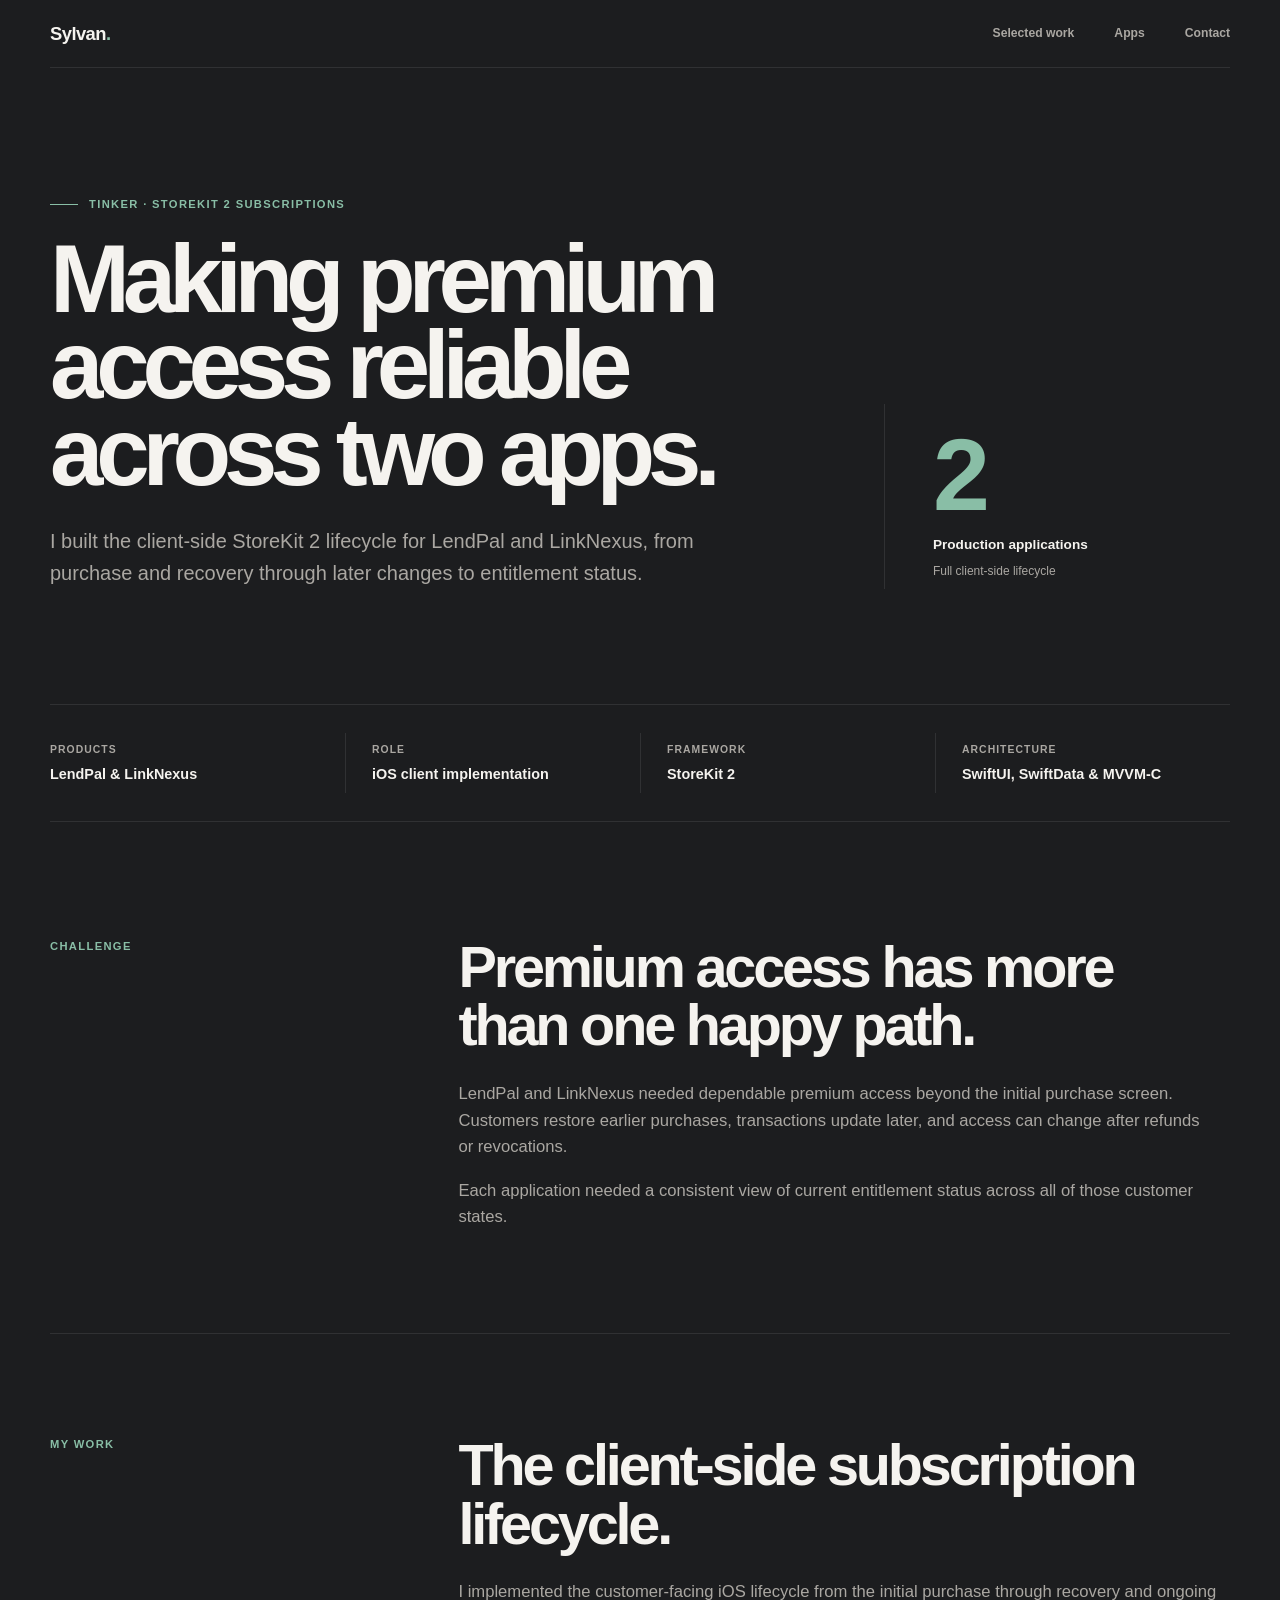
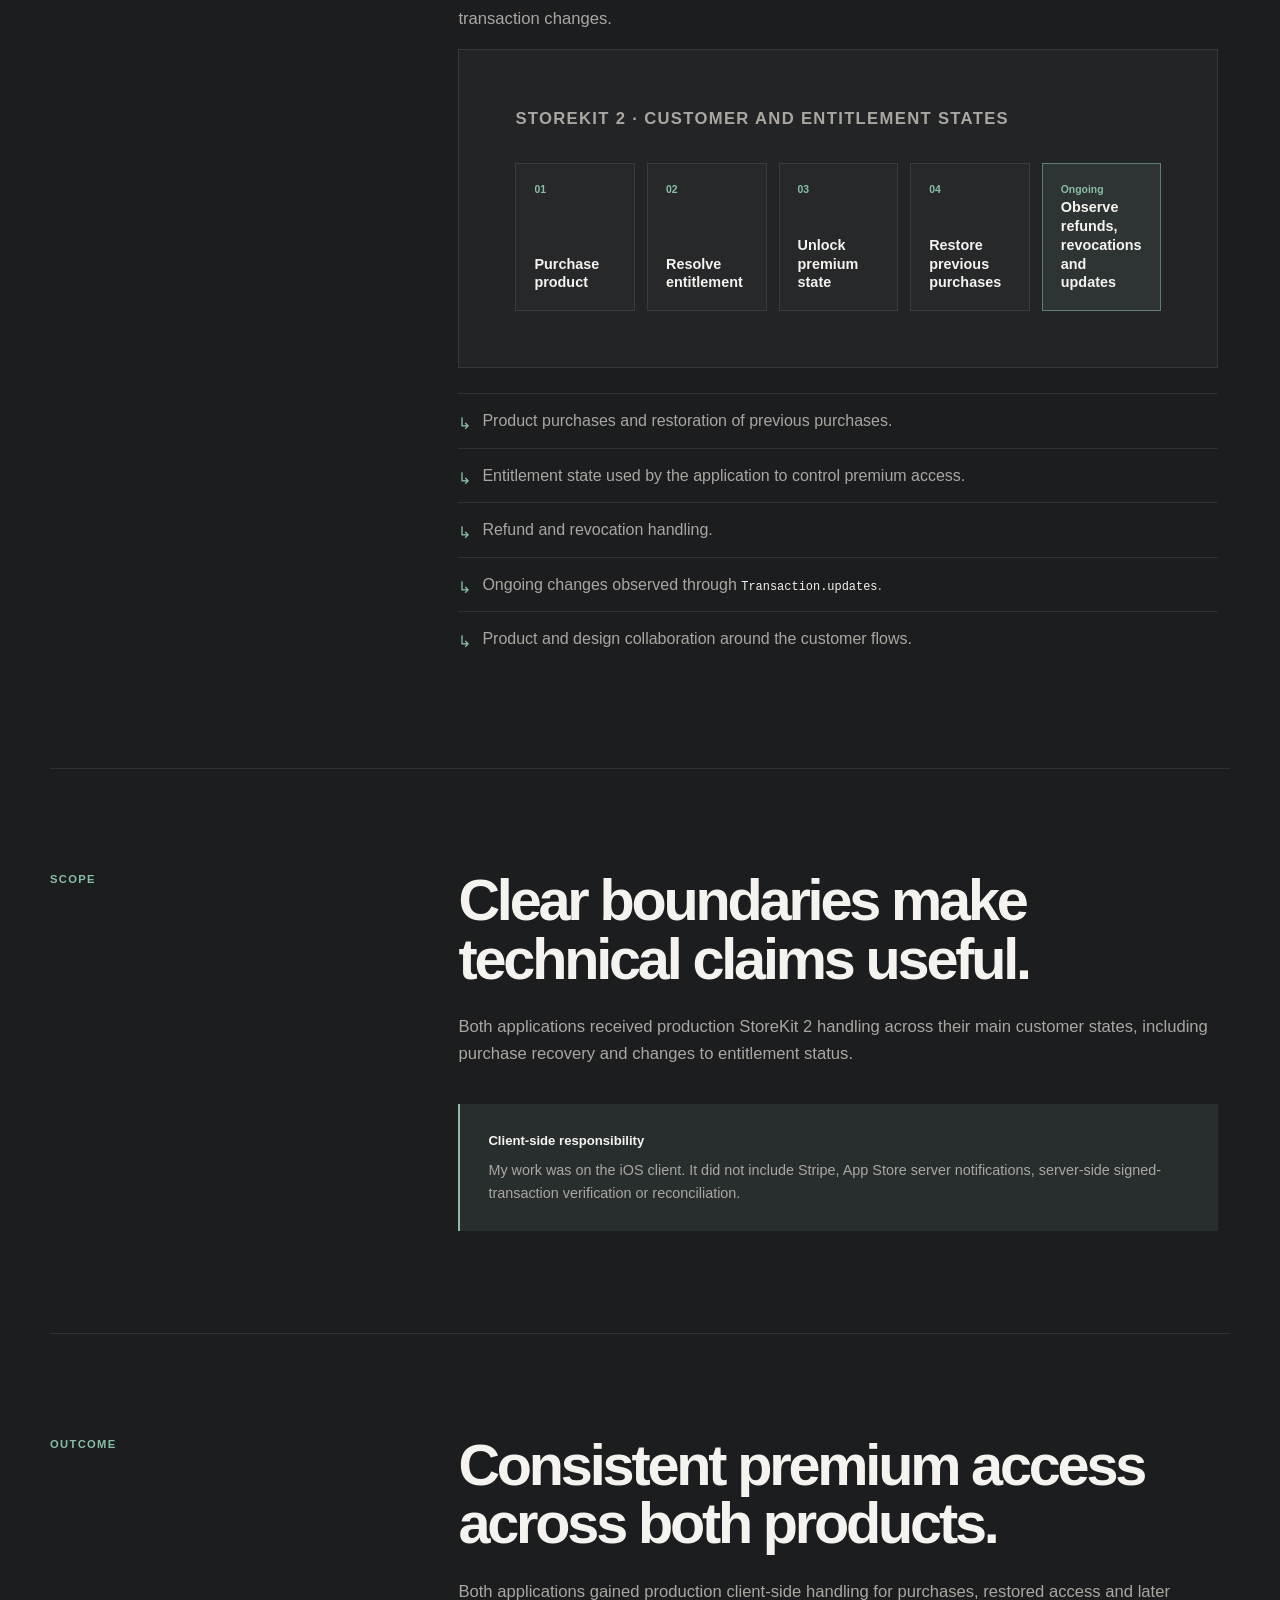
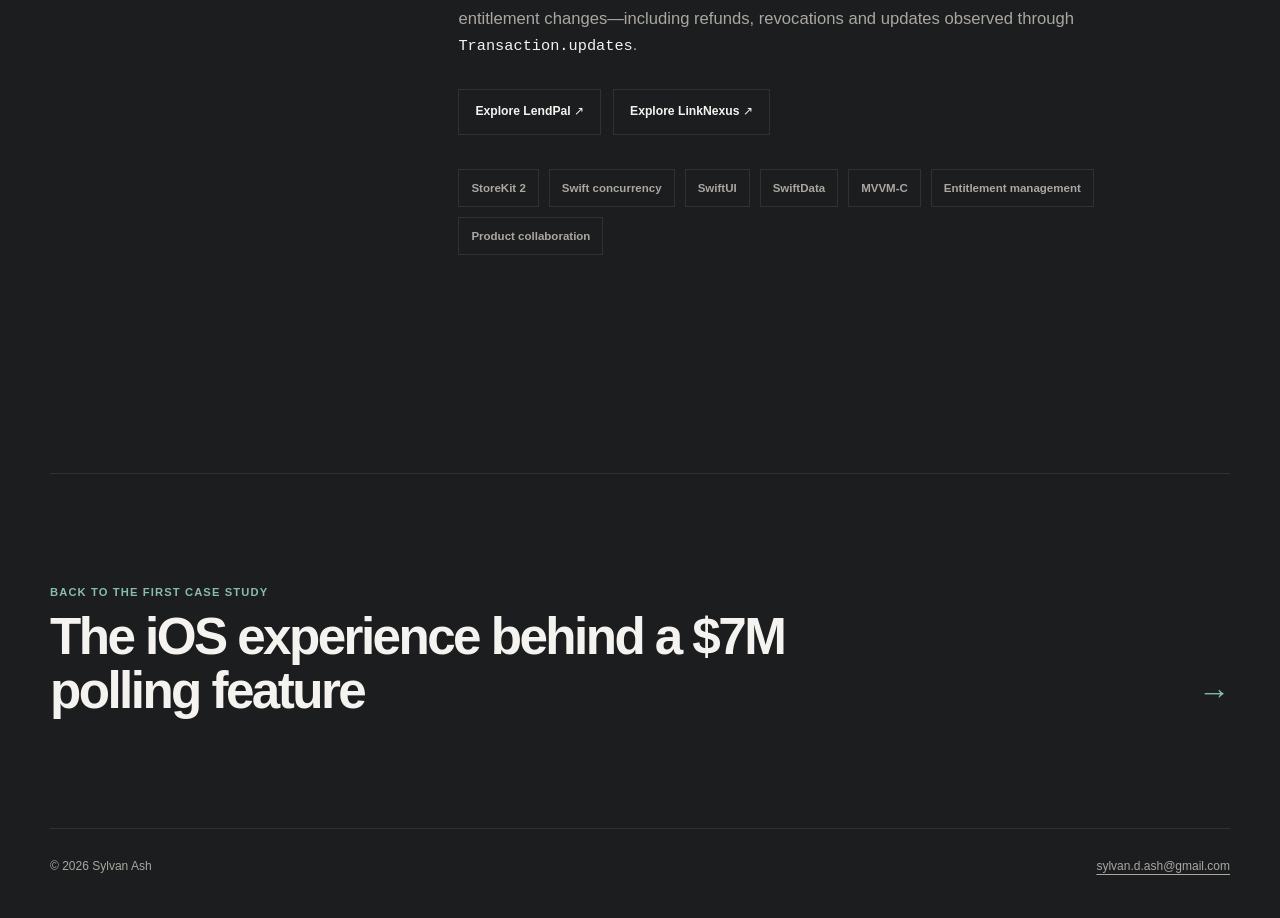
<file: case-studies/storekit-subscriptions/index.html>
<!doctype html>
<html lang="en">
  <head>
    <meta charset="utf-8">
    <meta name="viewport" content="width=device-width, initial-scale=1">
    <meta name="description" content="How Sylvan Ash implemented reliable client-side StoreKit 2 subscription states across LendPal and LinkNexus.">
    <meta property="og:title" content="Reliable StoreKit 2 subscriptions across two apps — Sylvan Ash">
    <meta property="og:description" content="A clearly scoped iOS implementation covering purchases, restoration, entitlements, refunds, revocations and ongoing transaction updates.">
    <meta property="og:type" content="article">
    <meta property="og:url" content="https://sylvan-d-ash.github.io/case-studies/storekit-subscriptions/">
    <link rel="canonical" href="https://sylvan-d-ash.github.io/case-studies/storekit-subscriptions/">
    <title>Reliable StoreKit 2 subscriptions across two apps — Sylvan Ash</title>
    <link rel="icon" href="../../favicon.svg" type="image/svg+xml">
    <link rel="apple-touch-icon" href="../../apple-touch-icon.png">
    <link rel="stylesheet" href="../../assets/styles.css">
  </head>
  <body class="case-study-page case-subscriptions">
    <header class="case-shell">
      <nav class="case-nav" aria-label="Case study navigation">
        <a class="wordmark" href="../../" aria-label="Sylvan Ash, home">Sylvan<span>.</span></a>
        <div class="case-nav-links">
          <a href="../../#work">Selected work</a>
          <a href="../../#apps">Apps</a>
          <a href="mailto:sylvan.d.ash@gmail.com">Contact</a>
        </div>
      </nav>
    </header>

    <main>
      <section class="case-hero case-shell">
        <p class="case-eyebrow">Tinker · StoreKit 2 subscriptions</p>
        <div class="case-hero-grid">
          <div>
            <h1>Making premium access reliable across two apps.</h1>
            <p class="case-hero-summary">I built the client-side StoreKit 2 lifecycle for LendPal and LinkNexus, from purchase and recovery through later changes to entitlement status.</p>
          </div>
          <aside class="hero-outcome" aria-label="Project outcome">
            <strong>2</strong>
            <span>Production applications</span>
            <small>Full client-side lifecycle</small>
          </aside>
        </div>
      </section>

      <section class="case-facts case-shell" aria-label="Project facts">
        <div class="case-fact"><span>Products</span><strong>LendPal &amp; LinkNexus</strong></div>
        <div class="case-fact"><span>Role</span><strong>iOS client implementation</strong></div>
        <div class="case-fact"><span>Framework</span><strong>StoreKit 2</strong></div>
        <div class="case-fact"><span>Architecture</span><strong>SwiftUI, SwiftData &amp; MVVM-C</strong></div>
      </section>

      <div class="case-content case-shell">
        <section class="case-section">
          <div class="case-section-label">Challenge</div>
          <div class="case-prose">
            <h2>Premium access has more than one happy path.</h2>
            <p>LendPal and LinkNexus needed dependable premium access beyond the initial purchase screen. Customers restore earlier purchases, transactions update later, and access can change after refunds or revocations.</p>
            <p>Each application needed a consistent view of current entitlement status across all of those customer states.</p>
          </div>
        </section>

        <section class="case-section">
          <div class="case-section-label">My work</div>
          <div class="case-prose">
            <h2>The client-side subscription lifecycle.</h2>
            <p>I implemented the customer-facing iOS lifecycle from the initial purchase through recovery and ongoing transaction changes.</p>
            <div class="case-visual" role="img" aria-label="The StoreKit 2 client lifecycle: purchase, verify entitlement, unlock premium access, restore purchases, and monitor refunds and revocations through transaction updates">
              <p class="visual-caption">StoreKit 2 · Customer and entitlement states</p>
              <div class="lifecycle-flow">
                <div class="lifecycle-node"><span>01</span><strong>Purchase product</strong></div>
                <div class="lifecycle-node"><span>02</span><strong>Resolve entitlement</strong></div>
                <div class="lifecycle-node"><span>03</span><strong>Unlock premium state</strong></div>
                <div class="lifecycle-node"><span>04</span><strong>Restore previous purchases</strong></div>
                <div class="lifecycle-node lifecycle-node--ongoing"><span>Ongoing</span><strong>Observe refunds, revocations and updates</strong></div>
              </div>
            </div>
            <ul>
              <li>Product purchases and restoration of previous purchases.</li>
              <li>Entitlement state used by the application to control premium access.</li>
              <li>Refund and revocation handling.</li>
              <li>Ongoing changes observed through <code>Transaction.updates</code>.</li>
              <li>Product and design collaboration around the customer flows.</li>
            </ul>
          </div>
        </section>

        <section class="case-section">
          <div class="case-section-label">Scope</div>
          <div class="case-prose">
            <h2>Clear boundaries make technical claims useful.</h2>
            <p>Both applications received production StoreKit 2 handling across their main customer states, including purchase recovery and changes to entitlement status.</p>
            <div class="scope-note">
              <strong>Client-side responsibility</strong>
              <p>My work was on the iOS client. It did not include Stripe, App Store server notifications, server-side signed-transaction verification or reconciliation.</p>
            </div>
          </div>
        </section>

        <section class="case-section">
          <div class="case-section-label">Outcome</div>
          <div class="case-prose">
            <h2>Consistent premium access across both products.</h2>
            <p>Both applications gained production client-side handling for purchases, restored access and later entitlement changes—including refunds, revocations and updates observed through <code>Transaction.updates</code>.</p>
            <div class="case-product-links" aria-label="View the applications">
              <a href="../../lendpal/">Explore LendPal ↗</a>
              <a href="../../linknexus/">Explore LinkNexus ↗</a>
            </div>
            <div class="case-tags" aria-label="Relevant skills">
              <span>StoreKit 2</span><span>Swift concurrency</span><span>SwiftUI</span><span>SwiftData</span><span>MVVM-C</span><span>Entitlement management</span><span>Product collaboration</span>
            </div>
          </div>
        </section>
      </div>

      <section class="next-case case-shell">
        <a href="../polling-feature/">
          <div><span>Back to the first case study</span><strong>The iOS experience behind a $7M polling feature</strong></div>
          <b aria-hidden="true">→</b>
        </a>
      </section>
    </main>

    <footer class="case-footer case-shell">
      <span>&copy; 2026 Sylvan Ash</span>
      <a href="mailto:sylvan.d.ash@gmail.com">sylvan.d.ash@gmail.com</a>
    </footer>
  </body>
</html>
</file>
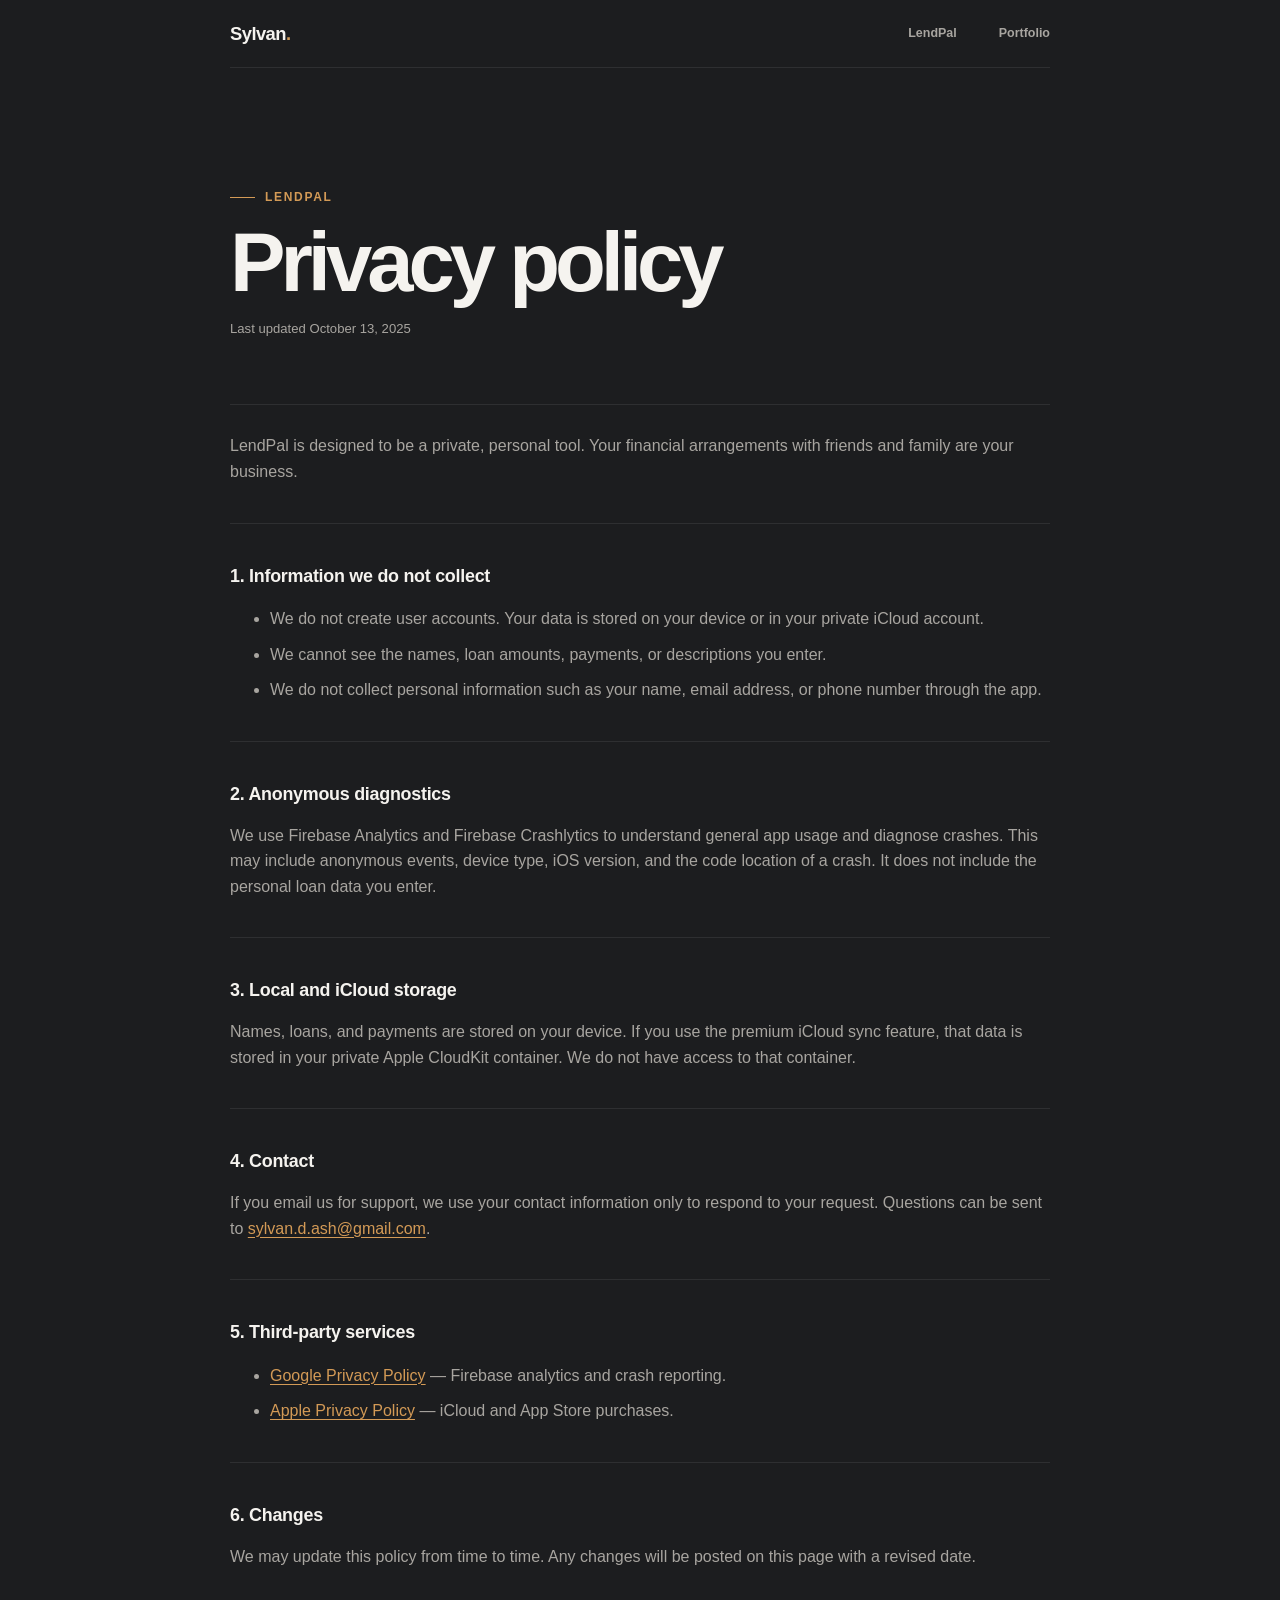
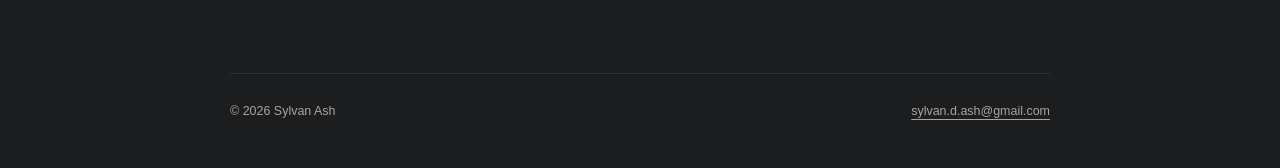
<file: privacy-policy.html>
<!doctype html>
<html lang="en">
  <head>
    <meta charset="utf-8">
    <meta name="viewport" content="width=device-width, initial-scale=1">
    <meta http-equiv="refresh" content="0; url=lendpal/privacy.html">
    <link rel="canonical" href="lendpal/privacy.html">
    <title>Privacy Policy — LendPal</title>
    <link rel="icon" href="favicon.svg" type="image/svg+xml">
    <link rel="apple-touch-icon" href="apple-touch-icon.png">
  </head>
  <body>
    <p><a href="lendpal/privacy.html">Continue to the LendPal privacy policy</a></p>
  </body>
</html>
</file>
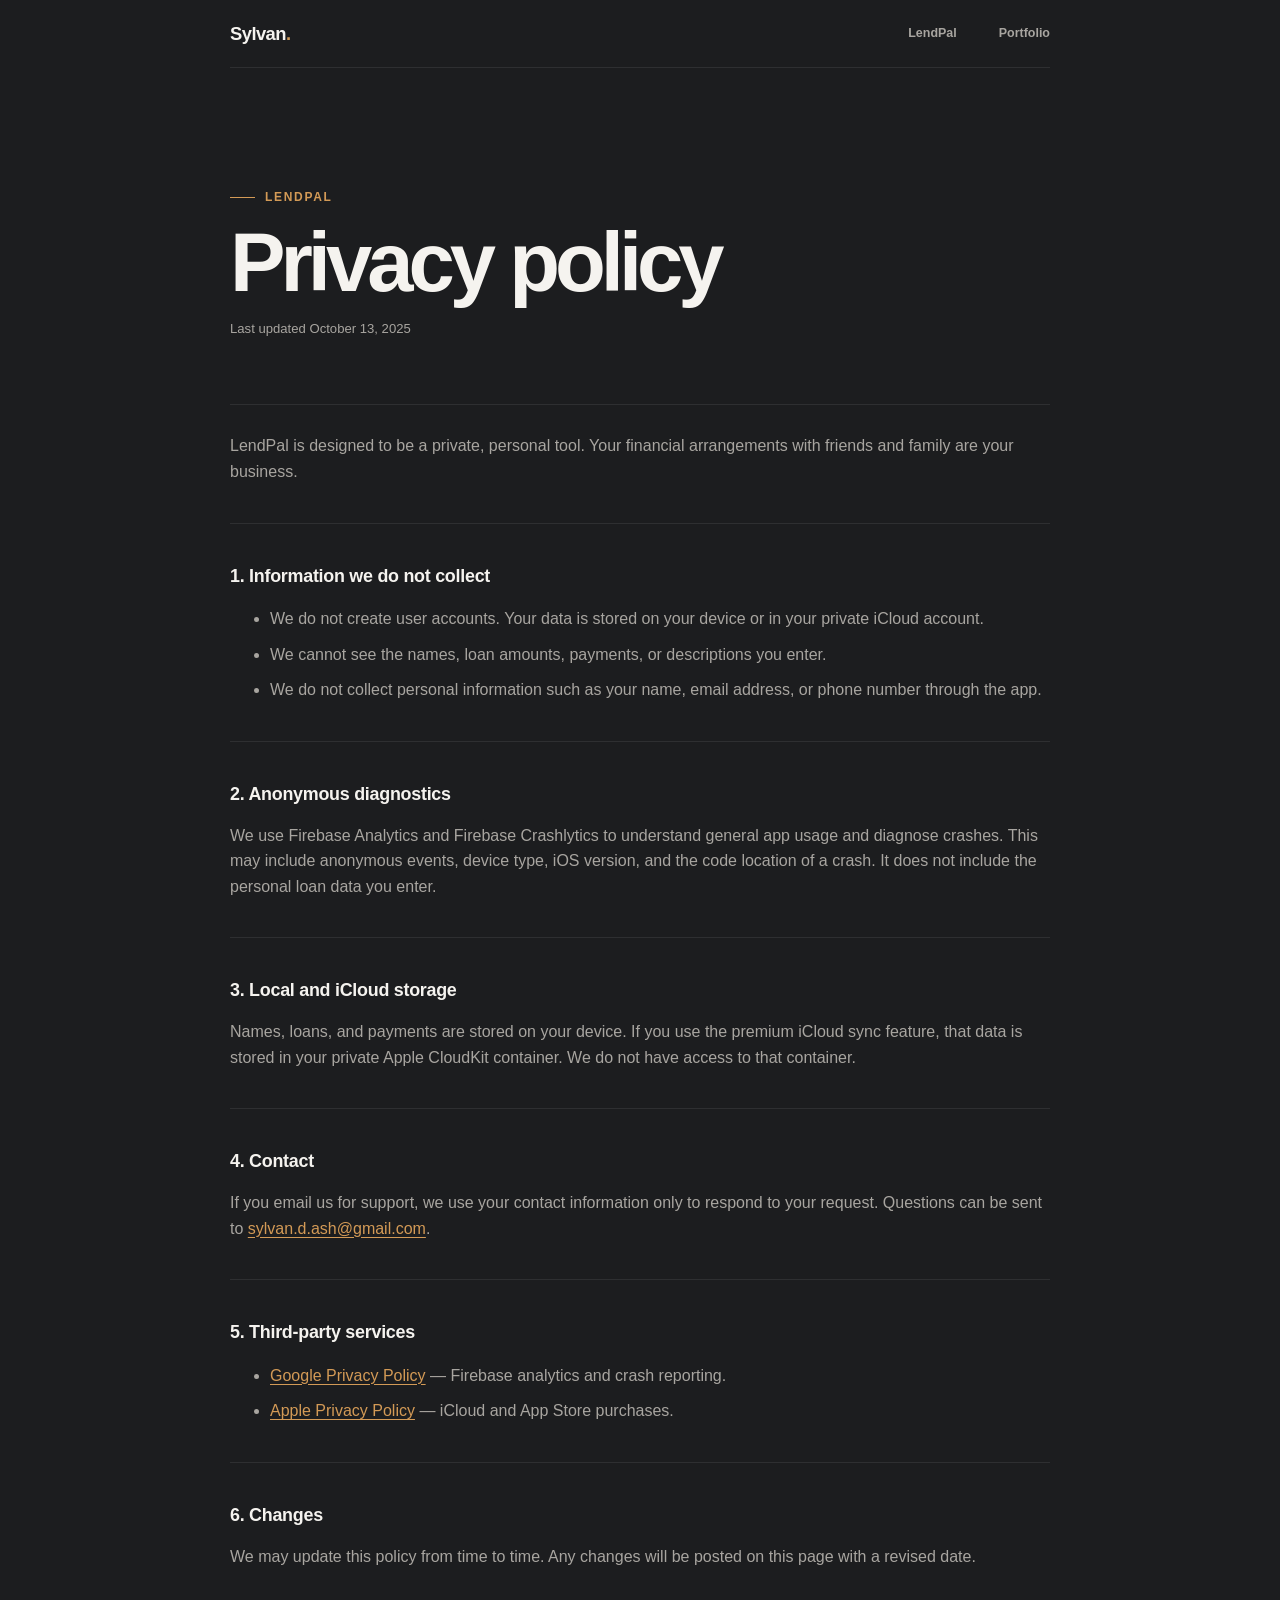
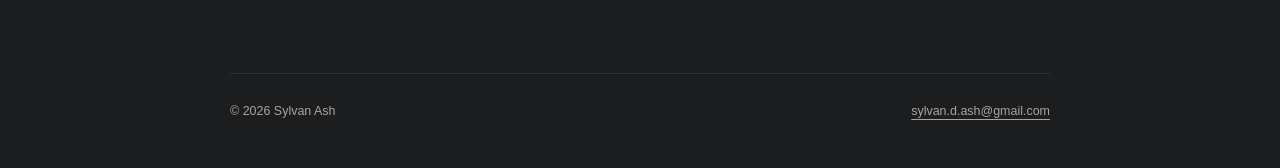
<file: lendpal/privacy.html>
<!doctype html>
<html lang="en">
  <head>
    <meta charset="utf-8">
    <meta name="viewport" content="width=device-width, initial-scale=1">
    <title>Privacy Policy — LendPal</title>
    <link rel="icon" href="../favicon.svg" type="image/svg+xml">
    <link rel="apple-touch-icon" href="../apple-touch-icon.png">
    <link rel="stylesheet" href="../assets/styles.css">
  </head>
  <body class="app-page lendpal">
    <main class="policy-shell">
      <nav class="top-nav" aria-label="Page navigation">
        <a class="page-wordmark" href="../">Sylvan<span>.</span></a>
        <div class="page-nav-links">
          <a class="back-link" href="./">LendPal</a>
          <a class="privacy-link" href="../">Portfolio</a>
        </div>
      </nav>

      <header class="policy-header">
        <p class="eyebrow">LendPal</p>
        <h1>Privacy policy</h1>
        <p class="updated">Last updated October 13, 2025</p>
      </header>

      <article class="policy-content">
        <p>LendPal is designed to be a private, personal tool. Your financial arrangements with friends and family are your business.</p>

        <h2>1. Information we do not collect</h2>
        <ul>
          <li>We do not create user accounts. Your data is stored on your device or in your private iCloud account.</li>
          <li>We cannot see the names, loan amounts, payments, or descriptions you enter.</li>
          <li>We do not collect personal information such as your name, email address, or phone number through the app.</li>
        </ul>

        <h2>2. Anonymous diagnostics</h2>
        <p>We use Firebase Analytics and Firebase Crashlytics to understand general app usage and diagnose crashes. This may include anonymous events, device type, iOS version, and the code location of a crash. It does not include the personal loan data you enter.</p>

        <h2>3. Local and iCloud storage</h2>
        <p>Names, loans, and payments are stored on your device. If you use the premium iCloud sync feature, that data is stored in your private Apple CloudKit container. We do not have access to that container.</p>

        <h2>4. Contact</h2>
        <p>If you email us for support, we use your contact information only to respond to your request. Questions can be sent to <a href="mailto:sylvan.d.ash@gmail.com">sylvan.d.ash@gmail.com</a>.</p>

        <h2>5. Third-party services</h2>
        <ul>
          <li><a href="https://policies.google.com/privacy">Google Privacy Policy</a> — Firebase analytics and crash reporting.</li>
          <li><a href="https://www.apple.com/legal/privacy/">Apple Privacy Policy</a> — iCloud and App Store purchases.</li>
        </ul>

        <h2>6. Changes</h2>
        <p>We may update this policy from time to time. Any changes will be posted on this page with a revised date.</p>
      </article>

      <footer class="page-footer">
        <span>&copy; 2026 Sylvan Ash</span>
        <a href="mailto:sylvan.d.ash@gmail.com">sylvan.d.ash@gmail.com</a>
      </footer>
    </main>
  </body>
</html>
</file>
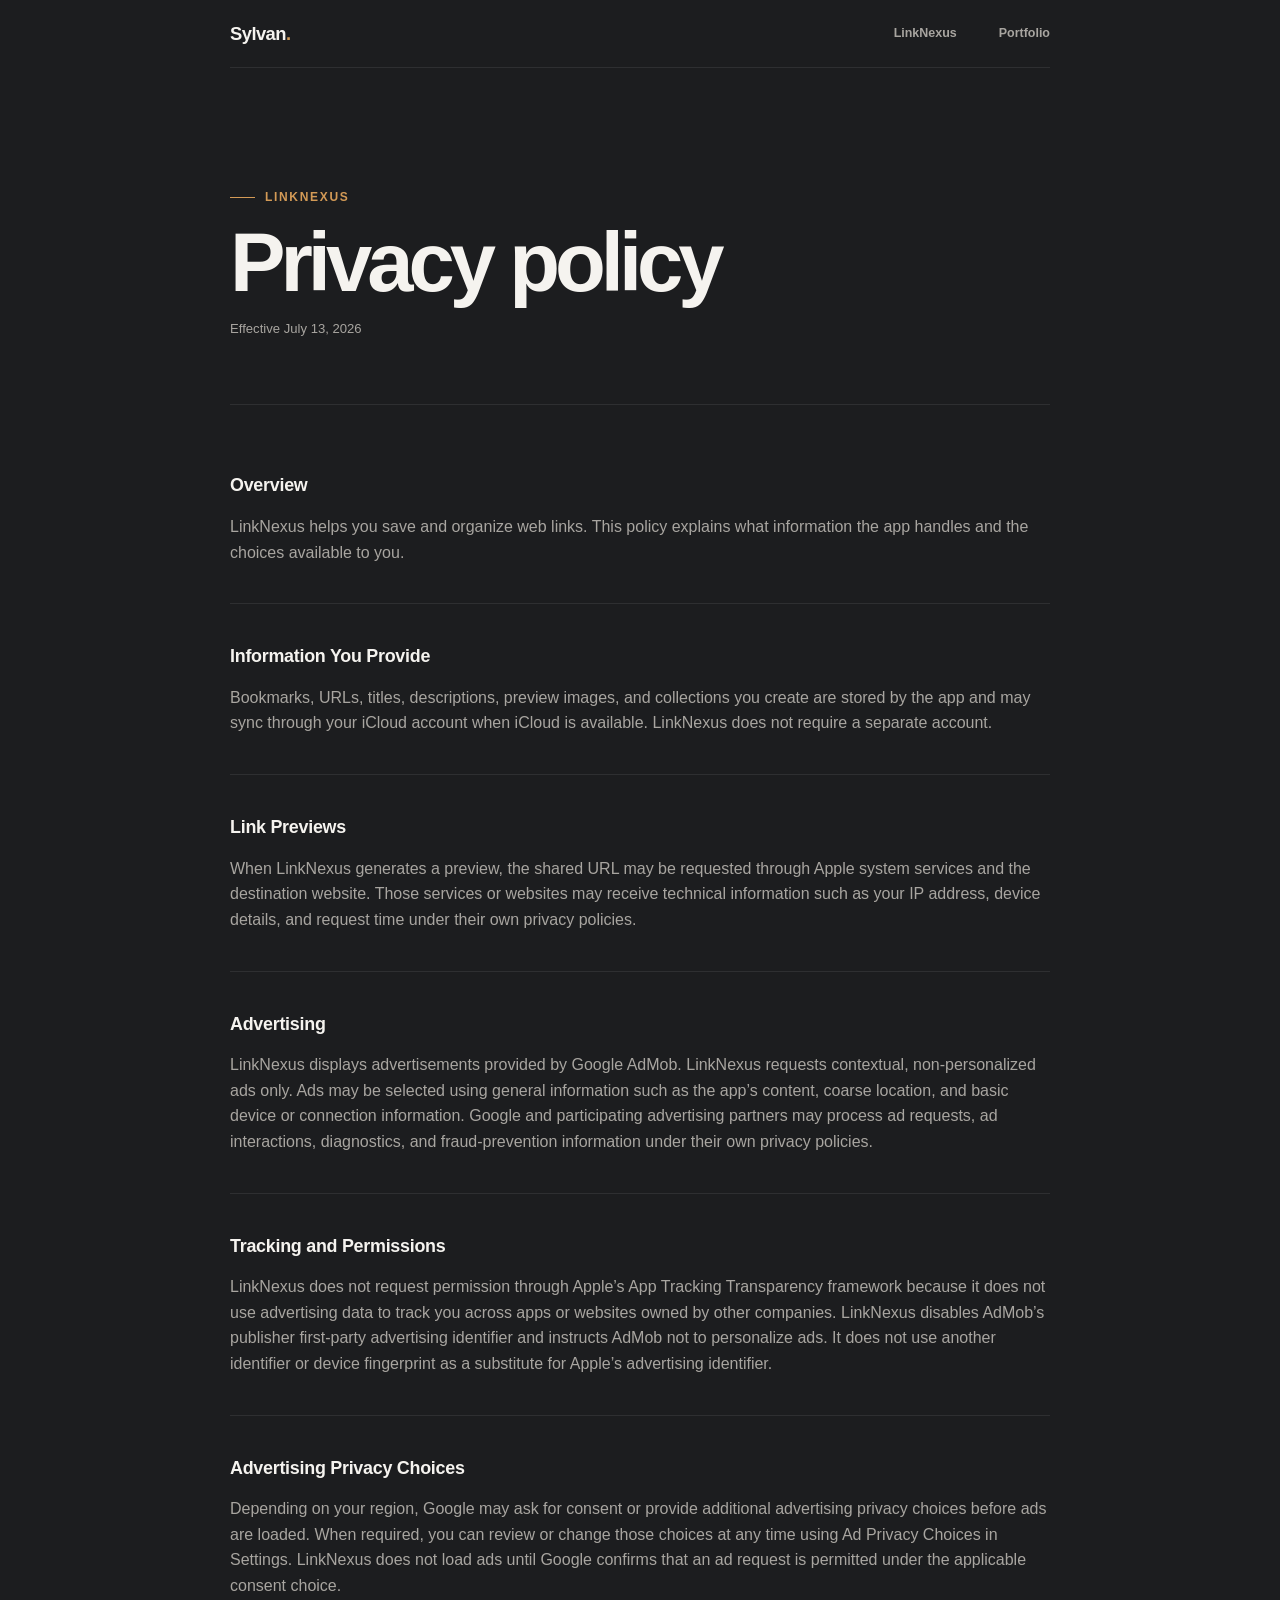
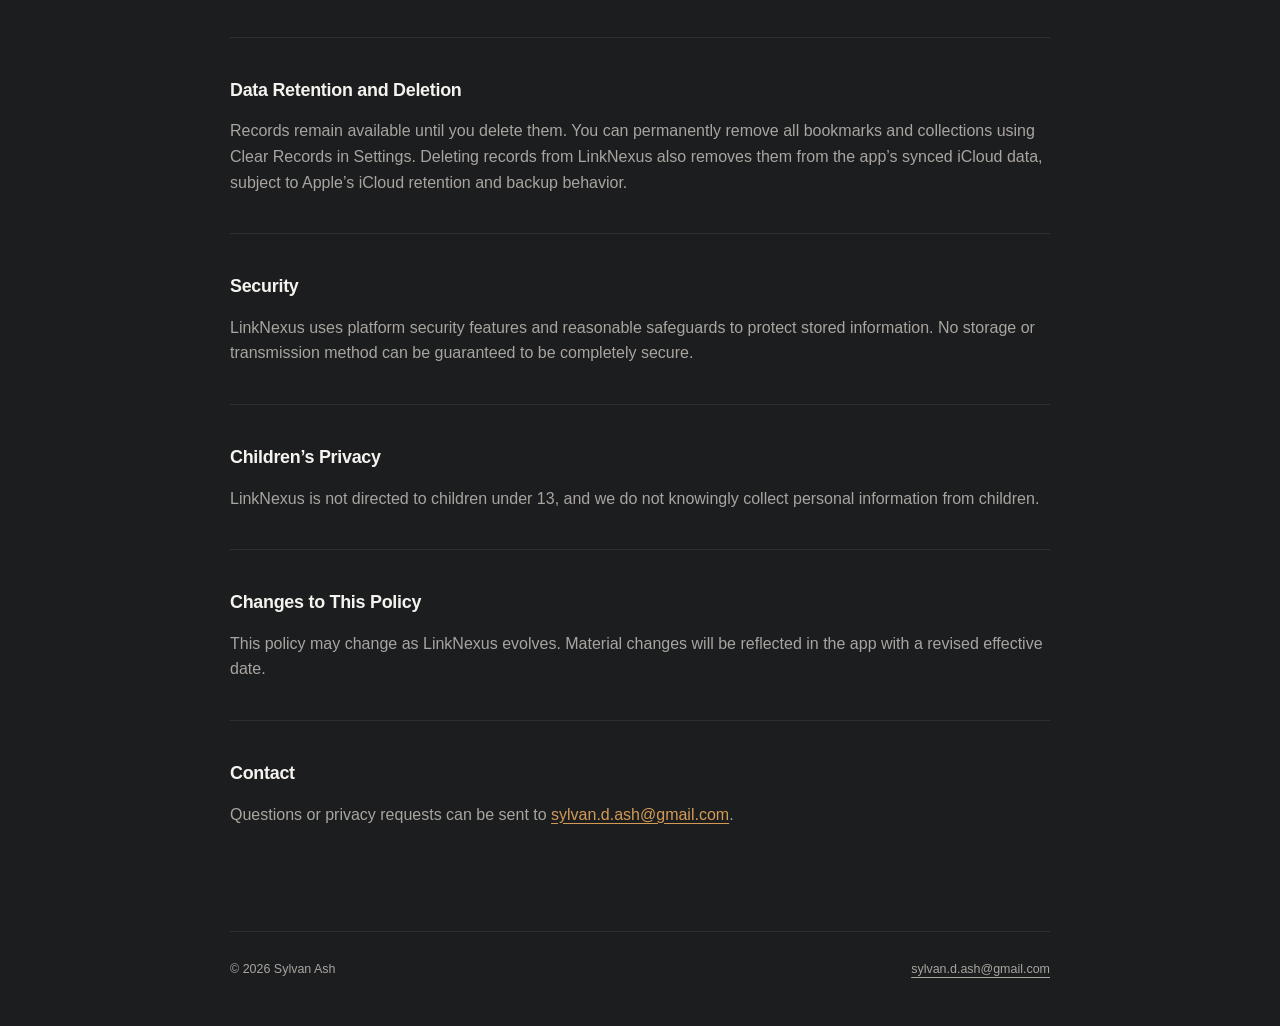
<file: linknexus/privacy.html>
<!doctype html>
<html lang="en">
  <head>
    <meta charset="utf-8">
    <meta name="viewport" content="width=device-width, initial-scale=1">
    <title>Privacy Policy — LinkNexus</title>
    <link rel="icon" href="../favicon.svg" type="image/svg+xml">
    <link rel="apple-touch-icon" href="../apple-touch-icon.png">
    <link rel="stylesheet" href="../assets/styles.css">
  </head>
  <body class="app-page linknexus">
    <main class="policy-shell">
      <nav class="top-nav" aria-label="Page navigation">
        <a class="page-wordmark" href="../">Sylvan<span>.</span></a>
        <div class="page-nav-links">
          <a class="back-link" href="./">LinkNexus</a>
          <a class="privacy-link" href="../">Portfolio</a>
        </div>
      </nav>

      <header class="policy-header">
        <p class="eyebrow">LinkNexus</p>
        <h1>Privacy policy</h1>
        <p class="updated">Effective July 13, 2026</p>
      </header>

      <article class="policy-content">
        <h2>Overview</h2>
        <p>LinkNexus helps you save and organize web links. This policy explains what information the app handles and the choices available to you.</p>

        <h2>Information You Provide</h2>
        <p>Bookmarks, URLs, titles, descriptions, preview images, and collections you create are stored by the app and may sync through your iCloud account when iCloud is available. LinkNexus does not require a separate account.</p>

        <h2>Link Previews</h2>
        <p>When LinkNexus generates a preview, the shared URL may be requested through Apple system services and the destination website. Those services or websites may receive technical information such as your IP address, device details, and request time under their own privacy policies.</p>

        <h2>Advertising</h2>
        <p>LinkNexus displays advertisements provided by Google AdMob. LinkNexus requests contextual, non-personalized ads only. Ads may be selected using general information such as the app’s content, coarse location, and basic device or connection information. Google and participating advertising partners may process ad requests, ad interactions, diagnostics, and fraud-prevention information under their own privacy policies.</p>

        <h2>Tracking and Permissions</h2>
        <p>LinkNexus does not request permission through Apple’s App Tracking Transparency framework because it does not use advertising data to track you across apps or websites owned by other companies. LinkNexus disables AdMob’s publisher first-party advertising identifier and instructs AdMob not to personalize ads. It does not use another identifier or device fingerprint as a substitute for Apple’s advertising identifier.</p>

        <h2>Advertising Privacy Choices</h2>
        <p>Depending on your region, Google may ask for consent or provide additional advertising privacy choices before ads are loaded. When required, you can review or change those choices at any time using Ad Privacy Choices in Settings. LinkNexus does not load ads until Google confirms that an ad request is permitted under the applicable consent choice.</p>

        <h2>Data Retention and Deletion</h2>
        <p>Records remain available until you delete them. You can permanently remove all bookmarks and collections using Clear Records in Settings. Deleting records from LinkNexus also removes them from the app’s synced iCloud data, subject to Apple’s iCloud retention and backup behavior.</p>

        <h2>Security</h2>
        <p>LinkNexus uses platform security features and reasonable safeguards to protect stored information. No storage or transmission method can be guaranteed to be completely secure.</p>

        <h2>Children’s Privacy</h2>
        <p>LinkNexus is not directed to children under 13, and we do not knowingly collect personal information from children.</p>

        <h2>Changes to This Policy</h2>
        <p>This policy may change as LinkNexus evolves. Material changes will be reflected in the app with a revised effective date.</p>

        <h2>Contact</h2>
        <p>Questions or privacy requests can be sent to <a href="mailto:sylvan.d.ash@gmail.com">sylvan.d.ash@gmail.com</a>.</p>
      </article>

      <footer class="page-footer">
        <span>&copy; 2026 Sylvan Ash</span>
        <a href="mailto:sylvan.d.ash@gmail.com">sylvan.d.ash@gmail.com</a>
      </footer>
    </main>
  </body>
</html>
</file>
<file: assets/styles.css>
:root {
  color-scheme: light;
  --ink: #17202a;
  --muted: #65717d;
  --line: #e8ecef;
  --paper: #fbfcfc;
  --white: #ffffff;
  font-family: Inter, ui-sans-serif, -apple-system, BlinkMacSystemFont, "Segoe UI", sans-serif;
  font-synthesis: none;
}

/* Portfolio home */
.portfolio-home {
  --portfolio-bg: #1c1d1f;
  --portfolio-panel: #232426;
  --portfolio-panel-hover: #292a2d;
  --portfolio-ink: #f5f3ef;
  --portfolio-muted: #a8a5a0;
  --portfolio-accent: #d39a56;
  background: var(--portfolio-bg);
  color: var(--portfolio-ink);
}

.visually-hidden {
  position: absolute;
  width: 1px;
  height: 1px;
  padding: 0;
  margin: -1px;
  overflow: hidden;
  clip: rect(0, 0, 0, 0);
  white-space: nowrap;
  border: 0;
}

.site-nav {
  position: sticky;
  top: 0;
  z-index: 10;
  border-bottom: 1px solid rgb(255 255 255 / 6%);
  background: rgb(20 21 23 / 92%);
  backdrop-filter: blur(16px);
}

.nav-inner {
  width: min(100% - 40px, 1180px);
  min-height: 68px;
  margin: 0 auto;
  display: flex;
  align-items: center;
  justify-content: space-between;
}

.wordmark {
  color: var(--portfolio-ink);
  font-size: 1.15rem;
  font-weight: 800;
  letter-spacing: -.03em;
  text-decoration: none;
}

.wordmark span,
.section-kicker,
.portfolio-app-arrow { color: var(--portfolio-accent); }

.site-nav nav { display: flex; gap: clamp(18px, 3vw, 38px); }
.site-nav nav a {
  color: #cfccc6;
  font-size: .78rem;
  font-weight: 700;
  text-decoration: none;
  transition: color .2s ease;
}
.site-nav nav a:hover,
.site-nav nav a:focus-visible { color: var(--portfolio-accent); }

.portfolio-hero {
  width: 100%;
  overflow: hidden;
  background: #151618;
}

.portfolio-hero img {
  width: 100%;
  height: auto;
  display: block;
}

.work-section {
  width: 100%;
  max-width: none;
  padding-right: max(20px, calc((100% - 1180px) / 2));
  padding-left: max(20px, calc((100% - 1180px) / 2));
  background: #202123;
}

.work-intro {
  display: grid;
  grid-template-columns: 1fr .8fr;
  gap: clamp(42px, 8vw, 110px);
  align-items: end;
}

.work-intro > p {
  max-width: 520px;
  margin: 0 0 28px;
  color: var(--portfolio-muted);
  font-size: 1.06rem;
}

.case-study-grid {
  display: grid;
  grid-template-columns: repeat(2, minmax(0, 1fr));
  gap: 22px;
  margin-top: 48px;
}

.case-card {
  min-width: 0;
  border: 1px solid rgb(255 255 255 / 7%);
  background: var(--portfolio-panel);
}

.case-card--lead { grid-column: 1 / -1; }

.case-card a {
  min-height: 390px;
  padding: clamp(28px, 4vw, 48px);
  display: flex;
  flex-direction: column;
  color: var(--portfolio-ink);
  text-decoration: none;
  transition: transform .25s ease, background .25s ease, border-color .25s ease;
}

.case-card--lead a { min-height: 420px; }

.case-card a:hover {
  transform: translateY(-6px);
  background: var(--portfolio-panel-hover);
}

.case-card a:focus-visible {
  outline: 3px solid var(--portfolio-accent);
  outline-offset: 4px;
}

.case-card--revenue { --card-accent: #e3a65d; }
.case-card--migration { --card-accent: #7fa8c1; }
.case-card--subscriptions { --card-accent: #83b9a1; }
.case-card:hover { border-color: color-mix(in srgb, var(--card-accent) 62%, transparent); }

.case-card-topline,
.case-card-body {
  display: flex;
  justify-content: space-between;
  gap: 36px;
}

.case-card-topline { align-items: flex-start; }
.case-card-body { flex: 1; align-items: flex-end; }
.case-card-category,
.case-card-company,
.case-card-title,
.case-card-description,
.case-card-skills,
.case-card-result span,
.case-card-result small { display: block; }

.case-card-category {
  color: var(--card-accent);
  font-size: .68rem;
  font-weight: 800;
  letter-spacing: .11em;
  text-transform: uppercase;
}

.case-card-arrow { color: var(--card-accent); font-size: 1.4rem; }
.case-card-copy { max-width: 700px; margin-top: auto; }
.case-card-company {
  margin-bottom: 10px;
  color: var(--portfolio-muted);
  font-size: .76rem;
  font-weight: 750;
  letter-spacing: .06em;
  text-transform: uppercase;
}

.case-card-title {
  max-width: 760px;
  font-size: clamp(1.6rem, 3vw, 2.6rem);
  font-weight: 760;
  letter-spacing: -.045em;
  line-height: 1.08;
}

.case-card:not(.case-card--lead) .case-card-title {
  font-size: clamp(1.45rem, 2.5vw, 2rem);
}

.case-card-description {
  max-width: 640px;
  margin-top: 16px;
  color: var(--portfolio-muted);
  font-size: .92rem;
}

.case-card-result {
  flex: 0 0 auto;
  padding-left: clamp(24px, 4vw, 54px);
  border-left: 1px solid rgb(255 255 255 / 10%);
  color: var(--card-accent);
}

.case-card-result strong {
  display: block;
  font-size: clamp(3.4rem, 7vw, 6.5rem);
  letter-spacing: -.085em;
  line-height: .85;
}

.case-card-result span { margin-top: 12px; color: var(--portfolio-ink); font-size: .8rem; font-weight: 750; }
.case-card-result small { margin-top: 5px; color: var(--portfolio-muted); font-size: .72rem; }
.case-card-skills {
  margin-top: 32px;
  padding-top: 19px;
  border-top: 1px solid rgb(255 255 255 / 8%);
  color: var(--portfolio-muted);
  font-size: .75rem;
  font-weight: 650;
}

.portfolio-section,
.portfolio-footer {
  width: min(100% - 40px, 1180px);
  margin: 0 auto;
}

.portfolio-section {
  padding: clamp(78px, 10vw, 128px) 0;
}

.section-heading { max-width: 590px; }
.section-kicker {
  display: flex;
  align-items: center;
  gap: 10px;
  margin: 0 0 10px;
  font-size: .72rem;
  font-weight: 800;
  letter-spacing: .1em;
  text-transform: uppercase;
}

.section-kicker::before {
  width: 25px;
  height: 1px;
  content: "";
  background: currentColor;
}

.section-heading h2,
.portfolio-footer h2 {
  margin-bottom: 24px;
  font-size: clamp(2rem, 4.2vw, 3.75rem);
  letter-spacing: -.045em;
  line-height: 1.05;
}

.section-heading > p:last-child,
.about-copy { color: var(--portfolio-muted); }

.about-section {
  display: grid;
  grid-template-columns: .85fr 1.15fr;
  gap: clamp(48px, 9vw, 120px);
  align-items: start;
}

.about-copy { max-width: 650px; font-size: 1rem; }
.about-lead {
  color: var(--portfolio-ink);
  font-size: clamp(1.15rem, 2vw, 1.4rem);
  line-height: 1.55;
}

.skill-list {
  display: grid;
  grid-template-columns: repeat(3, 1fr);
  gap: 12px;
  margin-top: 36px;
}

.skill-list span {
  padding: 13px 14px;
  border-left: 2px solid var(--portfolio-accent);
  background: var(--portfolio-panel);
  color: var(--portfolio-ink);
  font-size: .82rem;
  font-weight: 700;
}

.apps-section {
  width: 100%;
  max-width: none;
  padding-right: max(20px, calc((100% - 1180px) / 2));
  padding-left: max(20px, calc((100% - 1180px) / 2));
  background: #202123;
}

.portfolio-app-grid {
  display: grid;
  grid-template-columns: repeat(2, minmax(0, 1fr));
  gap: 22px;
  margin-top: 48px;
}

.portfolio-app-card {
  position: relative;
  min-height: 250px;
  padding: 30px;
  border: 1px solid rgb(255 255 255 / 5%);
  display: flex;
  flex-direction: column;
  justify-content: space-between;
  background: var(--portfolio-panel);
  color: var(--portfolio-ink);
  text-decoration: none;
  transition: transform .25s ease, background .25s ease, border-color .25s ease;
}

.portfolio-app-card:hover {
  transform: translateY(-6px);
  border-color: rgb(211 154 86 / 55%);
  background: var(--portfolio-panel-hover);
}

.portfolio-app-card:focus-visible {
  outline: 3px solid var(--portfolio-accent);
  outline-offset: 4px;
}

.portfolio-app-icon {
  width: 68px;
  height: 68px;
  overflow: hidden;
  border-radius: 17px;
  background: #fff;
}
.portfolio-app-icon img { width: 100%; height: 100%; display: block; object-fit: cover; }
.portfolio-app-copy { display: block; padding-top: 42px; }
.portfolio-app-name { display: block; font-size: 1.35rem; font-weight: 750; }
.portfolio-app-description { display: block; max-width: 380px; margin-top: 7px; color: var(--portfolio-muted); font-size: .92rem; }
.portfolio-app-arrow { position: absolute; top: 30px; right: 30px; font-size: 1.4rem; }

.portfolio-footer {
  position: relative;
  padding: clamp(74px, 9vw, 110px) 0 42px;
  display: grid;
  grid-template-columns: 1fr auto;
  gap: 32px;
  align-items: center;
}

.portfolio-footer h2 { margin: 0; }
.contact-button {
  min-height: 52px;
  padding: 0 25px;
  border-radius: 999px;
  display: inline-flex;
  align-items: center;
  gap: 12px;
  background: var(--portfolio-accent);
  color: #171717;
  font-size: .82rem;
  font-weight: 800;
  text-decoration: none;
  transition: transform .2s ease, filter .2s ease;
}
.contact-button:hover { transform: translateY(-2px); filter: brightness(1.07); }
.copyright {
  grid-column: 1 / -1;
  margin: 54px 0 0;
  padding-top: 22px;
  border-top: 1px solid rgb(255 255 255 / 8%);
  color: var(--portfolio-muted);
  font-size: .78rem;
}

* { box-sizing: border-box; }

html { scroll-behavior: smooth; }

body {
  min-height: 100vh;
  margin: 0;
  background: var(--paper);
  color: var(--ink);
  line-height: 1.6;
  -webkit-font-smoothing: antialiased;
}

a { color: inherit; }

.home-shell,
.app-shell,
.policy-shell {
  width: min(100% - 40px, 920px);
  margin: 0 auto;
}

.home-shell {
  min-height: 100vh;
  display: flex;
  flex-direction: column;
  padding: 12vh 0 32px;
}

.intro { max-width: 680px; }

.eyebrow {
  margin: 0 0 18px;
  color: var(--muted);
  font-size: .75rem;
  font-weight: 700;
  letter-spacing: .14em;
  text-transform: uppercase;
}

h1, h2, p { margin-top: 0; }

.intro h1 {
  margin-bottom: 24px;
  font-size: clamp(3rem, 8vw, 5.75rem);
  font-weight: 680;
  letter-spacing: -.065em;
  line-height: .96;
}

.intro-copy {
  max-width: 520px;
  margin-bottom: 0;
  color: var(--muted);
  font-size: 1.1rem;
}

.app-grid {
  display: grid;
  grid-template-columns: repeat(2, 1fr);
  gap: 18px;
  margin: 70px 0;
}

.app-card {
  position: relative;
  min-height: 260px;
  padding: 28px;
  overflow: hidden;
  border: 1px solid transparent;
  border-radius: 26px;
  display: flex;
  flex-direction: column;
  justify-content: space-between;
  text-decoration: none;
  transition: transform .2s ease, box-shadow .2s ease;
}

.app-card:hover {
  transform: translateY(-4px);
  box-shadow: 0 20px 50px rgb(26 39 49 / 10%);
}

.app-card:focus-visible {
  outline: 3px solid var(--ink);
  outline-offset: 4px;
}

.linknexus-card { background: #202428; color: #f5f5f5; }
.lendpal-card { background: #e8f2fb; color: #2d3748; }

.card-icon {
  width: 72px;
  height: 72px;
  border-radius: 20px;
  display: grid;
  place-items: center;
}

.linknexus-icon { overflow: hidden; background: #202428; }
.linknexus-icon img { width: 100%; height: 100%; object-fit: cover; }
.lendpal-icon { overflow: hidden; background: #fff; }
.lendpal-icon img { width: 100%; height: 100%; object-fit: cover; }

.card-content { display: block; padding-top: 44px; }
.card-label { display: block; font-size: 1.65rem; font-weight: 700; letter-spacing: -.035em; }
.card-description { display: block; max-width: 280px; margin-top: 4px; opacity: .72; }
.card-arrow { position: absolute; top: 28px; right: 28px; font-size: 1.5rem; }

.site-footer {
  margin-top: auto;
  padding-top: 24px;
  border-top: 1px solid var(--line);
  display: flex;
  justify-content: space-between;
  color: var(--muted);
  font-size: .9rem;
}

.site-footer a { text-underline-offset: 4px; }

.app-page {
  --accent: #d39a56;
  --soft: #232426;
  --page-background: #1c1d1f;
  --page-ink: #f5f3ef;
  --page-muted: #a8a5a0;
  --page-line: rgb(255 255 255 / 8%);
  background: var(--page-background);
  color: var(--page-ink);
}

.app-page.lendpal {
  --accent: #d39a56;
  --soft: #232426;
  --page-background: #1c1d1f;
  --page-ink: #f5f3ef;
  --page-muted: #a8a5a0;
}

.app-shell { width: min(100% - 40px, 1180px); padding: 0 0 46px; }

.top-nav {
  min-height: 68px;
  border-bottom: 1px solid var(--page-line);
  display: flex;
  justify-content: space-between;
  align-items: center;
}
.page-wordmark {
  color: var(--page-ink);
  font-size: 1.15rem;
  font-weight: 800;
  letter-spacing: -.03em;
  text-decoration: none;
}
.page-wordmark span { color: var(--accent); }
.page-nav-links { display: flex; align-items: center; gap: clamp(22px, 4vw, 42px); }
.back-link, .privacy-link { color: var(--page-muted); font-size: .78rem; font-weight: 700; text-decoration: none; }
.back-link:hover, .privacy-link:hover { color: var(--accent); }

.app-hero {
  min-height: calc(100vh - 115px);
  padding: clamp(78px, 9vw, 118px) 0;
  display: grid;
  grid-template-columns: 1.2fr .8fr;
  align-items: center;
  gap: clamp(54px, 9vw, 120px);
}

.app-badge {
  width: 96px;
  height: 96px;
  margin-bottom: 32px;
  border-radius: 27px;
  display: grid;
  place-items: center;
  overflow: hidden;
  background: var(--accent);
  border: 1px solid rgb(255 255 255 / 10%);
  box-shadow: 0 18px 50px rgb(0 0 0 / 28%);
}

.app-badge img { width: 100%; height: 100%; object-fit: cover; }
.app-badge svg { width: 56px; fill: none; stroke: #fff; stroke-width: 3.5; stroke-linecap: round; }
.app-page.lendpal .app-badge { background: transparent; }

.app-copy h1 {
  margin-bottom: 24px;
  font-size: clamp(3.5rem, 8vw, 6.7rem);
  letter-spacing: -.075em;
  line-height: .9;
}

.app-page .eyebrow {
  display: flex;
  align-items: center;
  gap: 10px;
  margin-bottom: 16px;
  color: var(--accent);
}
.app-page .eyebrow::before { width: 25px; height: 1px; content: ""; background: currentColor; }
.app-description { max-width: 620px; color: var(--page-muted); font-size: 1.15rem; }

.store-button {
  width: fit-content;
  min-height: 52px;
  margin-top: 28px;
  padding: 0 20px;
  border-radius: 999px;
  display: inline-flex;
  align-items: center;
  gap: 18px;
  background: var(--accent);
  color: #171717;
  font-size: .82rem;
  font-weight: 800;
  text-decoration: none;
  transition: transform .2s ease, box-shadow .2s ease;
}

a.store-button:hover {
  transform: translateY(-2px);
  box-shadow: 0 12px 30px rgb(0 0 0 / 25%);
}

a.store-button:focus-visible {
  outline: 3px solid var(--accent);
  outline-offset: 4px;
}

.store-button.is-coming-soon {
  border: 1px solid var(--page-line);
  background: var(--soft);
  color: var(--page-ink);
}

.store-detail { color: var(--page-muted); font-size: .8rem; font-weight: 600; }

.feature-note {
  position: relative;
  padding: 38px;
  border: 1px solid var(--page-line);
  border-radius: 0;
  background: var(--soft);
  color: var(--page-ink);
  box-shadow: 0 22px 60px rgb(0 0 0 / 18%);
}

.feature-note::before {
  display: block;
  margin-bottom: 20px;
  color: var(--accent);
  content: "Highlights";
  font-size: .7rem;
  font-weight: 800;
  letter-spacing: .12em;
  text-transform: uppercase;
}
.feature-note p { margin: 0; font-size: 1.12rem; font-weight: 650; line-height: 2.1; }
.feature-note p::first-line { color: var(--page-ink); }

.screenshot-showcase {
  padding: 72px 0 48px;
  border-top: 1px solid color-mix(in srgb, var(--page-ink) 9%, transparent);
}

.showcase-heading {
  max-width: 650px;
  margin-bottom: 20px;
}

.showcase-heading .eyebrow { color: var(--accent); }

.showcase-heading h2 {
  margin-bottom: 14px;
  font-size: clamp(2.25rem, 6vw, 4.25rem);
  letter-spacing: -.055em;
  line-height: 1;
}

.showcase-heading > p:last-child {
  max-width: 590px;
  margin-bottom: 0;
  color: var(--page-muted);
  font-size: 1.08rem;
}

.screenshot-track {
  display: grid;
  grid-auto-columns: minmax(240px, 30%);
  grid-auto-flow: column;
  gap: 22px;
  padding: 8px 4px 30px;
  overflow-x: auto;
  overscroll-behavior-inline: contain;
  scroll-snap-type: inline mandatory;
  scrollbar-color: color-mix(in srgb, var(--accent) 50%, transparent) transparent;
}

.screenshot-card {
  min-width: 0;
  margin: 0;
  overflow: hidden;
  border: 1px solid color-mix(in srgb, var(--page-ink) 9%, transparent);
  border-radius: 24px;
  background: var(--soft);
  box-shadow: 0 20px 48px color-mix(in srgb, var(--page-ink) 10%, transparent);
  scroll-snap-align: start;
}

.screenshot-card img {
  width: 100%;
  height: auto;
  display: block;
}

.page-footer {
  padding-top: 28px;
  border-top: 1px solid var(--page-line);
  display: flex;
  justify-content: space-between;
  gap: 24px;
  color: var(--page-muted);
  font-size: .78rem;
}
.page-footer a { color: var(--page-muted); text-underline-offset: 4px; }
.page-footer a:hover { color: var(--accent); }

.policy-shell { width: min(100% - 40px, 820px); max-width: 820px; padding: 0 0 46px; }
.policy-header { padding: clamp(78px, 10vw, 120px) 0 52px; border-bottom: 1px solid var(--page-line); }
.policy-header h1 { margin-bottom: 16px; font-size: clamp(2.9rem, 7vw, 5.2rem); letter-spacing: -.06em; line-height: .95; }
.updated { color: var(--page-muted); font-size: .82rem; }
.policy-content { padding: 28px 0 88px; }
.policy-content h2 {
  margin: 38px 0 14px;
  padding-top: 38px;
  border-top: 1px solid var(--page-line);
  color: var(--page-ink);
  font-size: 1.12rem;
  letter-spacing: -.015em;
}
.policy-content > h2:first-child { border-top: 0; padding-top: 0; }
.policy-content p, .policy-content li { color: var(--page-muted); }
.policy-content a { color: var(--accent); text-underline-offset: 3px; }
.policy-content li + li { margin-top: 10px; }

/* Case studies */
.case-study-page {
  --case-accent: #e3a65d;
  --case-accent-soft: rgb(227 166 93 / 10%);
  --case-bg: #1c1d1f;
  --case-panel: #232426;
  --case-ink: #f5f3ef;
  --case-muted: #aaa7a2;
  --case-line: rgb(255 255 255 / 9%);
  background: var(--case-bg);
  color: var(--case-ink);
}

.case-study-page.case-migration {
  --case-accent: #86aec7;
  --case-accent-soft: rgb(134 174 199 / 10%);
}

.case-study-page.case-subscriptions {
  --case-accent: #89bea6;
  --case-accent-soft: rgb(137 190 166 / 10%);
}

.case-shell {
  width: min(100% - 40px, 1180px);
  margin: 0 auto;
}

.case-nav {
  min-height: 68px;
  border-bottom: 1px solid var(--case-line);
  display: flex;
  align-items: center;
  justify-content: space-between;
}

.case-nav .wordmark span { color: var(--case-accent); }
.case-nav-links { display: flex; align-items: center; gap: clamp(20px, 4vw, 40px); }
.case-nav-links a {
  color: var(--case-muted);
  font-size: .76rem;
  font-weight: 700;
  text-decoration: none;
}
.case-nav-links a:hover,
.case-nav-links a:focus-visible { color: var(--case-accent); }

.case-hero {
  padding: clamp(76px, 10vw, 132px) 0 clamp(72px, 9vw, 116px);
  border-bottom: 1px solid var(--case-line);
}

.case-eyebrow {
  display: flex;
  align-items: center;
  gap: 11px;
  margin: 0 0 22px;
  color: var(--case-accent);
  font-size: .7rem;
  font-weight: 800;
  letter-spacing: .12em;
  text-transform: uppercase;
}

.case-eyebrow::before { width: 28px; height: 1px; content: ""; background: currentColor; }
.case-hero-grid {
  display: grid;
  grid-template-columns: minmax(0, 1.35fr) minmax(260px, .65fr);
  gap: clamp(48px, 9vw, 120px);
  align-items: end;
}

.case-hero h1 {
  max-width: 850px;
  margin: 0;
  font-size: clamp(3.25rem, 7.5vw, 7rem);
  letter-spacing: -.075em;
  line-height: .9;
}

.case-hero-summary {
  max-width: 740px;
  margin: 30px 0 0;
  color: var(--case-muted);
  font-size: clamp(1.05rem, 2vw, 1.25rem);
}

.hero-outcome {
  padding: 30px 0 8px clamp(24px, 4vw, 48px);
  border-left: 1px solid var(--case-line);
}

.hero-outcome strong {
  display: block;
  color: var(--case-accent);
  font-size: clamp(3.7rem, 8vw, 7.2rem);
  letter-spacing: -.09em;
  line-height: .8;
}

.hero-outcome span { display: block; margin-top: 18px; font-size: .85rem; font-weight: 750; }
.hero-outcome small { display: block; margin-top: 6px; color: var(--case-muted); font-size: .75rem; }
.case-migration .hero-outcome strong { font-size: clamp(2.6rem, 4vw, 3.8rem); letter-spacing: -.065em; }

.case-facts {
  padding: 28px 0;
  border-bottom: 1px solid var(--case-line);
  display: grid;
  grid-template-columns: repeat(4, 1fr);
}

.case-fact { padding: 9px 26px; border-left: 1px solid var(--case-line); }
.case-fact:first-child { padding-left: 0; border-left: 0; }
.case-fact span { display: block; color: var(--case-muted); font-size: .65rem; font-weight: 800; letter-spacing: .1em; text-transform: uppercase; }
.case-fact strong { display: block; margin-top: 6px; font-size: .9rem; line-height: 1.35; }

.case-content { padding: clamp(72px, 9vw, 118px) 0; }
.case-section {
  display: grid;
  grid-template-columns: minmax(190px, .38fr) minmax(0, 1fr);
  gap: clamp(46px, 9vw, 120px);
  padding: clamp(62px, 8vw, 102px) 0;
  border-top: 1px solid var(--case-line);
}

.case-section:first-child { padding-top: 0; border-top: 0; }
.case-section-label { color: var(--case-accent); font-size: .7rem; font-weight: 800; letter-spacing: .12em; text-transform: uppercase; }
.case-prose { max-width: 760px; }
.case-prose h2 {
  margin: 0 0 26px;
  font-size: clamp(2rem, 4.5vw, 3.75rem);
  letter-spacing: -.055em;
  line-height: 1.02;
}
.case-prose h3 { margin: 38px 0 12px; font-size: 1.05rem; }
.case-prose p,
.case-prose li { color: var(--case-muted); }
.case-prose p { font-size: 1.04rem; }
.case-prose p:last-child { margin-bottom: 0; }
.case-prose code { color: var(--case-ink); font-size: .92em; }
.case-prose ul { margin: 25px 0 0; padding: 0; list-style: none; }
.case-prose li { position: relative; padding: 14px 0 14px 24px; border-top: 1px solid var(--case-line); }
.case-prose li::before { position: absolute; top: 17px; left: 0; color: var(--case-accent); content: "↳"; }

.case-visual {
  margin: 12px 0;
  padding: clamp(28px, 5vw, 56px);
  border: 1px solid var(--case-line);
  background: var(--case-panel);
}

.visual-caption { margin: 0 0 30px; color: var(--case-muted); font-size: .7rem; font-weight: 750; letter-spacing: .08em; text-transform: uppercase; }
.revenue-bars { display: grid; gap: 26px; }
.revenue-row { display: grid; grid-template-columns: 72px 1fr 72px; gap: 18px; align-items: center; }
.revenue-row span { color: var(--case-muted); font-size: .75rem; font-weight: 700; }
.revenue-row strong { text-align: right; color: var(--case-ink); }
.revenue-track { height: 18px; background: rgb(255 255 255 / 6%); }
.revenue-fill { height: 100%; background: var(--case-accent); }
.revenue-fill--target { width: 14.285%; opacity: .45; }
.revenue-fill--result { width: 100%; }

.process-flow {
  display: grid;
  grid-template-columns: repeat(3, 1fr);
  gap: 16px;
}
.process-step {
  min-height: 180px;
  padding: 24px;
  border: 1px solid var(--case-line);
  display: flex;
  flex-direction: column;
  justify-content: space-between;
  background: rgb(255 255 255 / 2%);
}
.process-step span { color: var(--case-accent); font-size: .65rem; font-weight: 800; letter-spacing: .1em; text-transform: uppercase; }
.process-step strong { font-size: 1.1rem; line-height: 1.35; }
.process-step small { color: var(--case-muted); line-height: 1.5; }

.quality-lanes { margin-top: 16px; display: grid; grid-template-columns: repeat(3, 1fr); gap: 1px; background: var(--case-line); }
.quality-lanes span { padding: 16px; background: var(--case-panel); color: var(--case-muted); font-size: .72rem; font-weight: 700; text-align: center; }

.lifecycle-flow { display: grid; grid-template-columns: repeat(5, 1fr); gap: 12px; }
.lifecycle-node {
  min-height: 118px;
  padding: 18px;
  border: 1px solid var(--case-line);
  display: flex;
  flex-direction: column;
  justify-content: space-between;
  background: rgb(255 255 255 / 2%);
}
.lifecycle-node span { color: var(--case-accent); font-size: .65rem; font-weight: 800; }
.lifecycle-node strong { font-size: .9rem; line-height: 1.3; }
.lifecycle-node--ongoing { border-color: color-mix(in srgb, var(--case-accent) 55%, transparent); background: var(--case-accent-soft); }

.scope-note {
  margin-top: 36px;
  padding: 26px 28px;
  border-left: 2px solid var(--case-accent);
  background: var(--case-accent-soft);
}
.scope-note strong { display: block; margin-bottom: 8px; font-size: .82rem; }
.scope-note p { margin: 0; color: var(--case-muted); font-size: .9rem; }

.case-tags { display: flex; flex-wrap: wrap; gap: 10px; margin-top: 34px; }
.case-tags span { padding: 9px 12px; border: 1px solid var(--case-line); color: var(--case-muted); font-size: .72rem; font-weight: 700; }
.case-product-links { display: flex; flex-wrap: wrap; gap: 12px; margin-top: 30px; }
.case-product-links a {
  padding: 12px 16px;
  border: 1px solid var(--case-line);
  color: var(--case-ink);
  font-size: .76rem;
  font-weight: 750;
  text-decoration: none;
}
.case-product-links a:hover { border-color: var(--case-accent); color: var(--case-accent); }

.next-case {
  padding: clamp(64px, 9vw, 110px) 0;
  border-top: 1px solid var(--case-line);
}
.next-case a { display: flex; justify-content: space-between; gap: 30px; align-items: flex-end; color: var(--case-ink); text-decoration: none; }
.next-case span { display: block; margin-bottom: 9px; color: var(--case-accent); font-size: .7rem; font-weight: 800; letter-spacing: .1em; text-transform: uppercase; }
.next-case strong { display: block; max-width: 800px; font-size: clamp(1.7rem, 4vw, 3.4rem); letter-spacing: -.05em; line-height: 1.05; }
.next-case b { color: var(--case-accent); font-size: 2rem; }

.case-footer {
  padding: 28px 0 42px;
  border-top: 1px solid var(--case-line);
  display: flex;
  justify-content: space-between;
  gap: 24px;
  color: var(--case-muted);
  font-size: .75rem;
}
.case-footer a { color: var(--case-muted); text-underline-offset: 4px; }
.case-footer a:hover { color: var(--case-accent); }

@media (max-width: 700px) {
  .nav-inner { min-height: 60px; }
  .site-nav nav { gap: 15px; }
  .site-nav nav a { font-size: .7rem; }
  .portfolio-hero img { width: 100%; }
  .work-intro { grid-template-columns: 1fr; gap: 0; }
  .work-intro > p { margin-bottom: 0; }
  .case-study-grid { grid-template-columns: 1fr; }
  .case-card--lead { grid-column: auto; }
  .case-card a,
  .case-card--lead a { min-height: 360px; padding: 26px; }
  .case-card-body { flex-direction: column; align-items: stretch; justify-content: flex-end; gap: 26px; }
  .case-card-result { padding: 20px 0 0; border-top: 1px solid rgb(255 255 255 / 10%); border-left: 0; }
  .case-card-result strong { font-size: 4rem; }
  .about-section { grid-template-columns: 1fr; gap: 30px; }
  .skill-list { grid-template-columns: repeat(2, 1fr); }
  .portfolio-app-grid { grid-template-columns: 1fr; }
  .portfolio-app-card { min-height: 220px; }
  .portfolio-footer { grid-template-columns: 1fr; }
  .contact-button { justify-self: start; }
  .copyright { margin-top: 20px; }
  .home-shell { padding-top: 9vh; }
  .app-grid { grid-template-columns: 1fr; margin: 52px 0; }
  .app-card { min-height: 230px; }
  .top-nav { min-height: 60px; }
  .app-hero { min-height: 0; grid-template-columns: 1fr; gap: 44px; padding: 70px 0; }
  .app-badge { width: 82px; height: 82px; margin-bottom: 28px; border-radius: 23px; }
  .feature-note { margin-top: 0; padding: 28px; }
  .screenshot-showcase { padding-top: 56px; }
  .screenshot-track {
    grid-auto-columns: minmax(250px, 82%);
    gap: 16px;
    margin-right: -20px;
    padding-right: 20px;
  }
  .policy-header { padding-top: 72px; }
  .policy-content { padding-bottom: 68px; }
  .page-footer { flex-direction: column; gap: 8px; }
  .case-nav { min-height: 60px; }
  .case-nav-links { gap: 16px; }
  .case-nav-links a { font-size: .69rem; }
  .case-nav-links a:nth-child(2) { display: none; }
  .case-hero-grid { grid-template-columns: 1fr; gap: 44px; }
  .hero-outcome { padding: 26px 0 0; border-top: 1px solid var(--case-line); border-left: 0; }
  .case-facts { grid-template-columns: repeat(2, 1fr); }
  .case-fact { padding: 14px 18px; }
  .case-fact:nth-child(odd) { padding-left: 0; border-left: 0; }
  .case-fact:nth-child(n + 3) { border-top: 1px solid var(--case-line); }
  .case-section { grid-template-columns: 1fr; gap: 24px; }
  .case-visual { margin-right: -20px; margin-left: -20px; padding: 28px 20px; border-right: 0; border-left: 0; }
  .revenue-row { grid-template-columns: 56px 1fr 58px; gap: 10px; }
  .process-flow,
  .quality-lanes { grid-template-columns: 1fr; }
  .process-step { min-height: 150px; }
  .lifecycle-flow { grid-template-columns: 1fr 1fr; }
  .lifecycle-node--ongoing { grid-column: 1 / -1; }
  .next-case a { align-items: center; }
  .case-footer { flex-direction: column; gap: 8px; }
}

@media (prefers-reduced-motion: reduce) {
  html { scroll-behavior: auto; }
  .app-card, .store-button, .portfolio-app-card, .contact-button, .case-card a { transition: none; }
}
</file>
